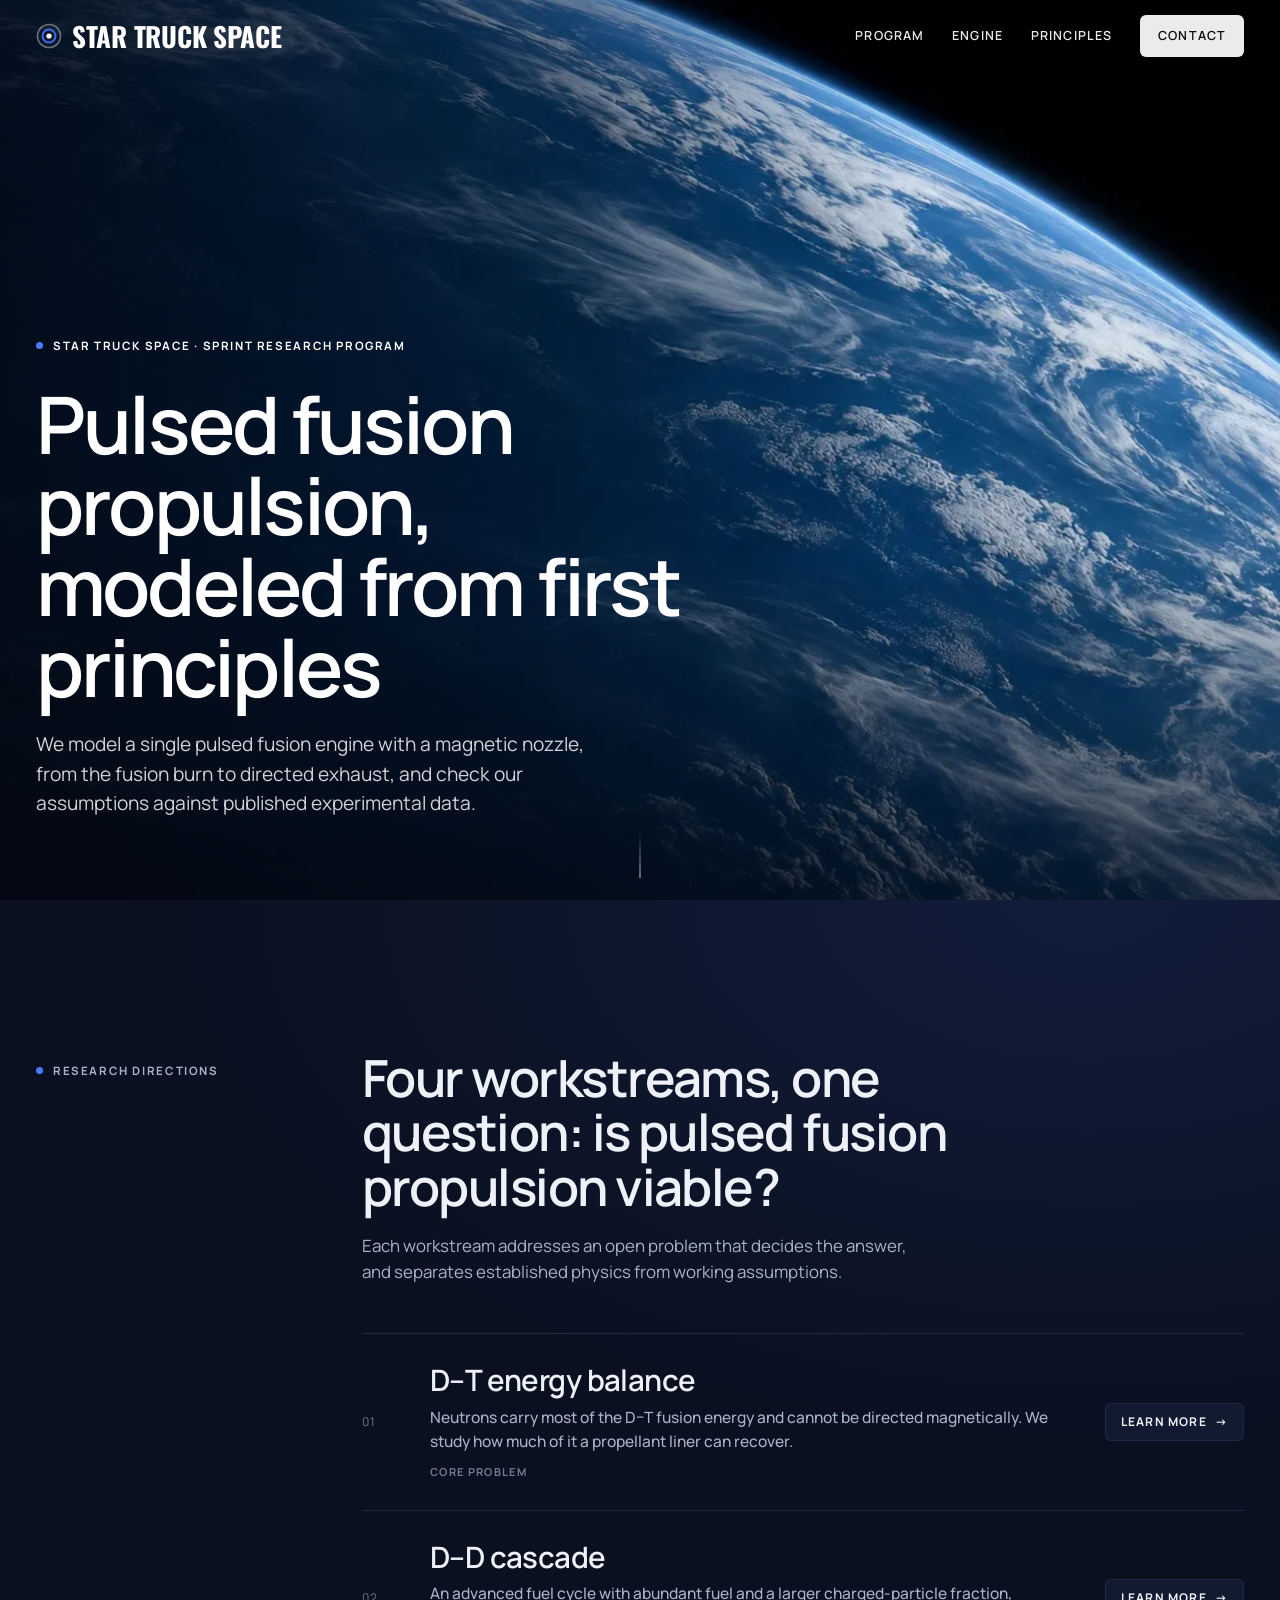
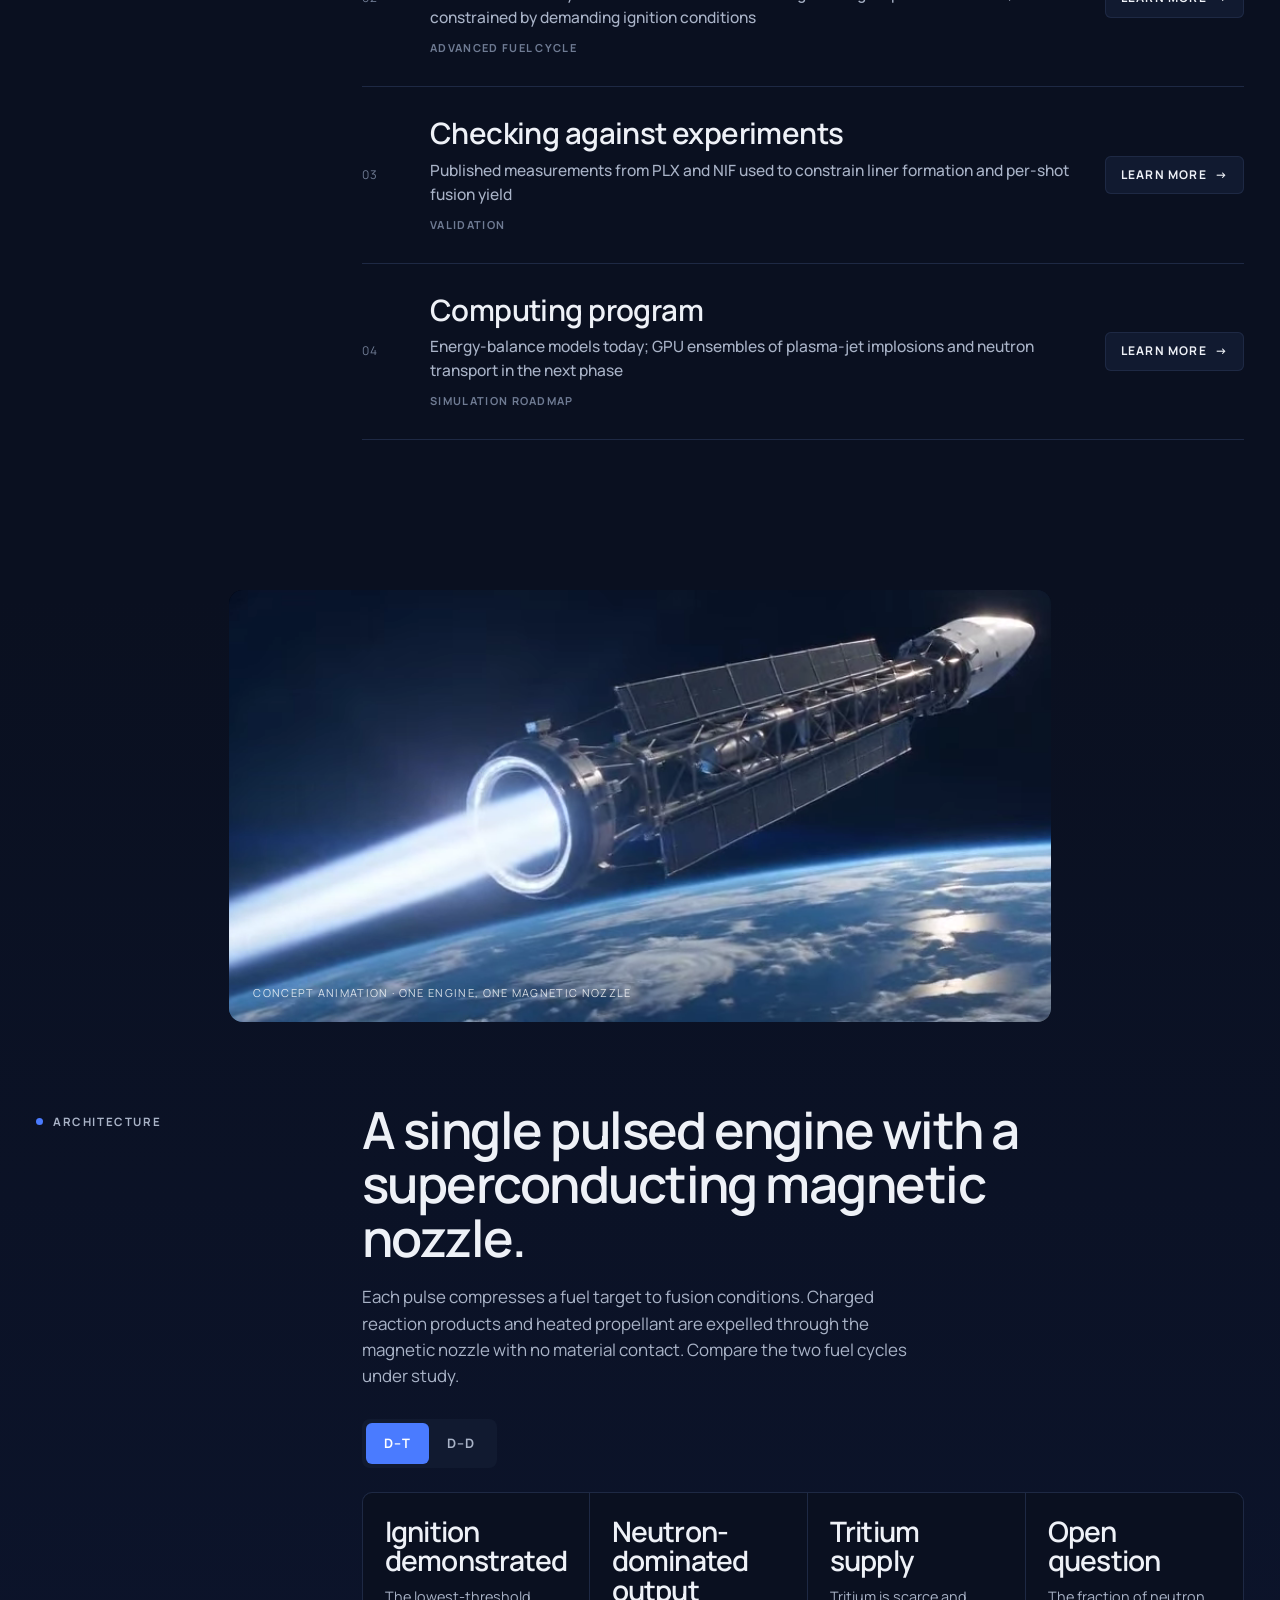
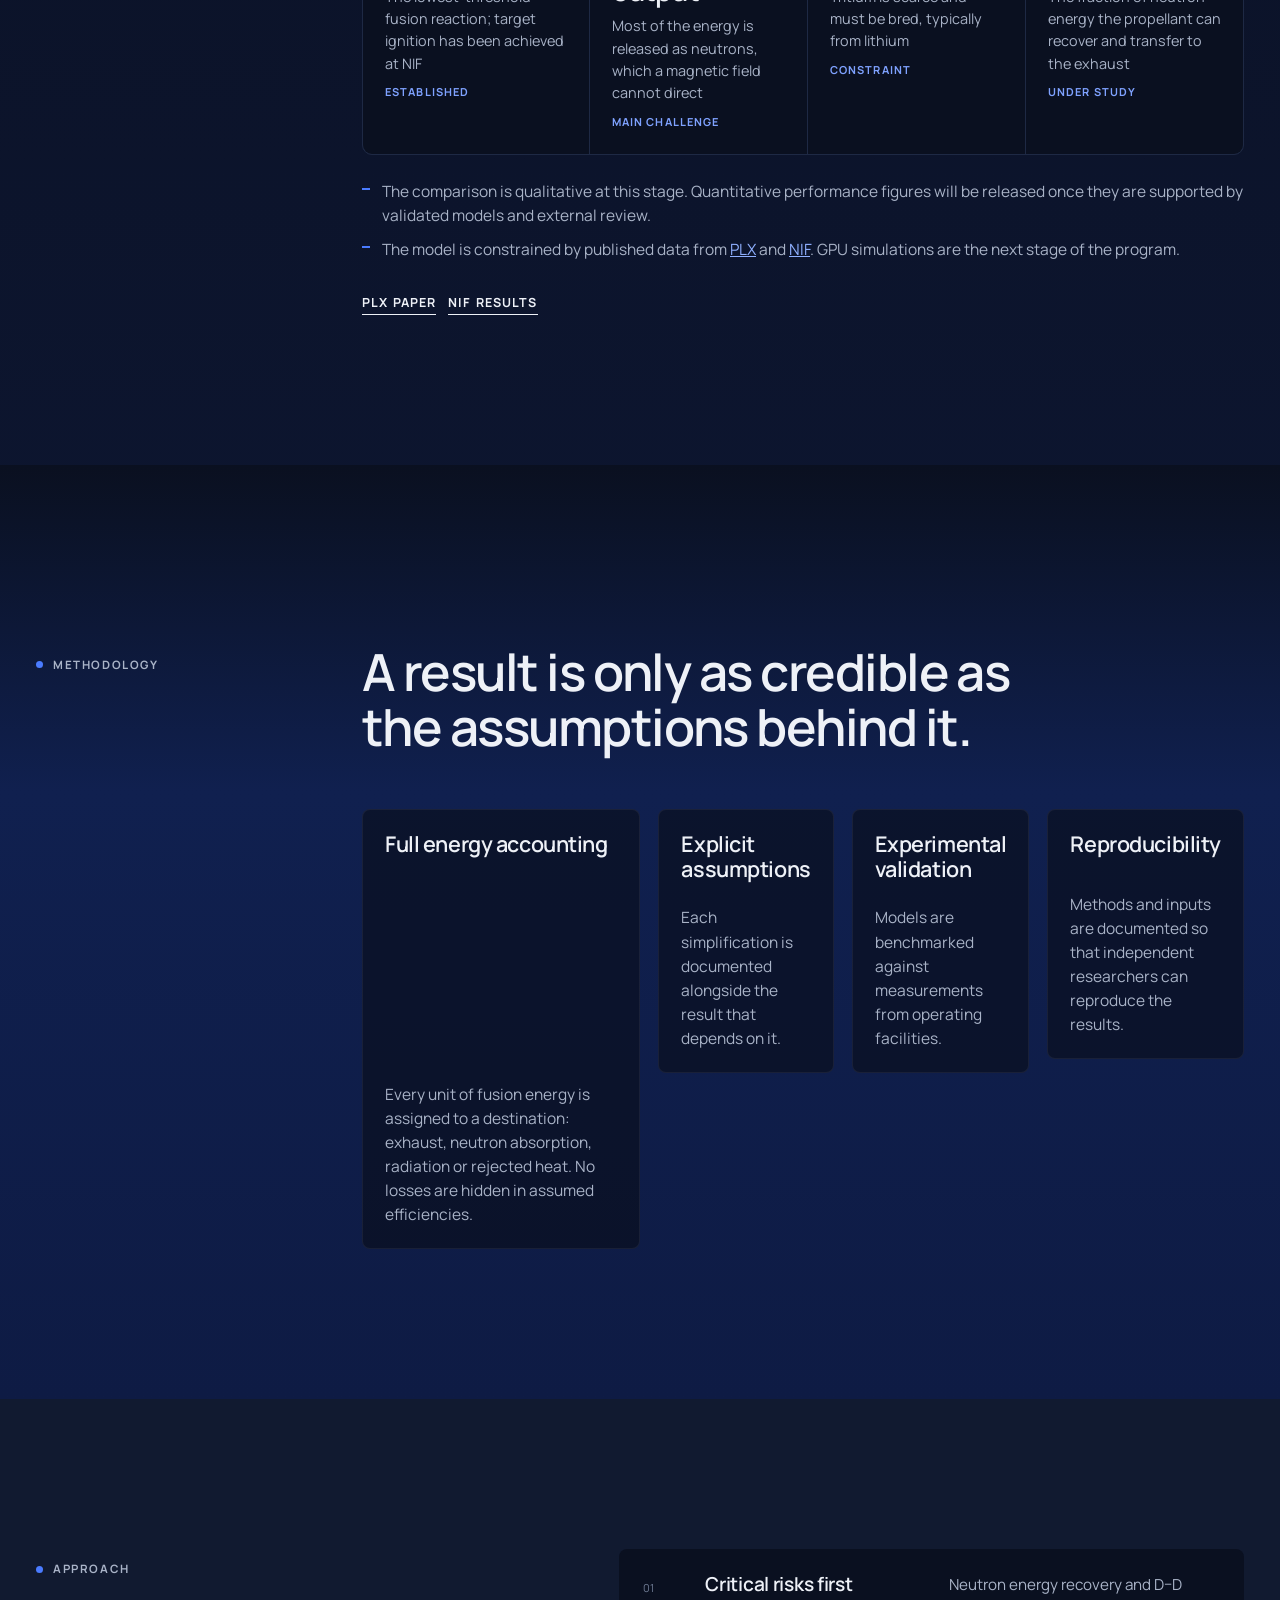
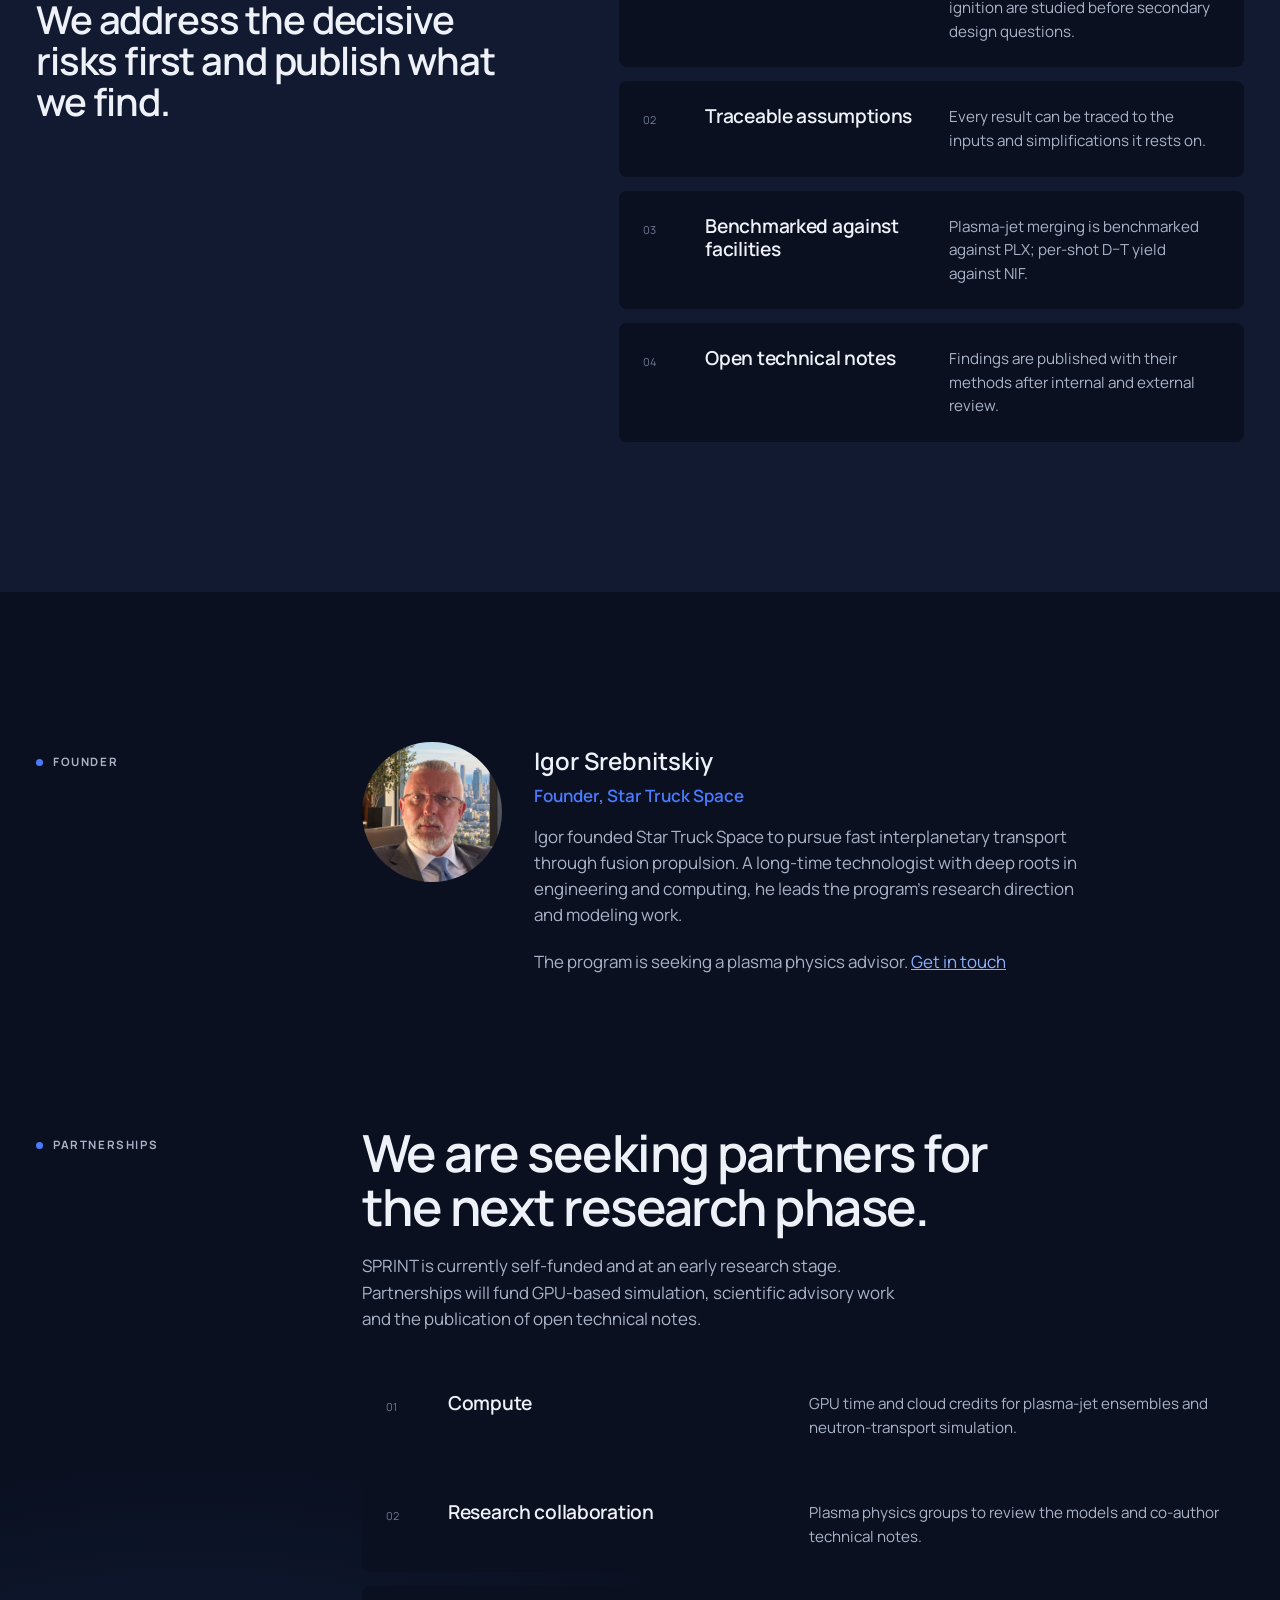
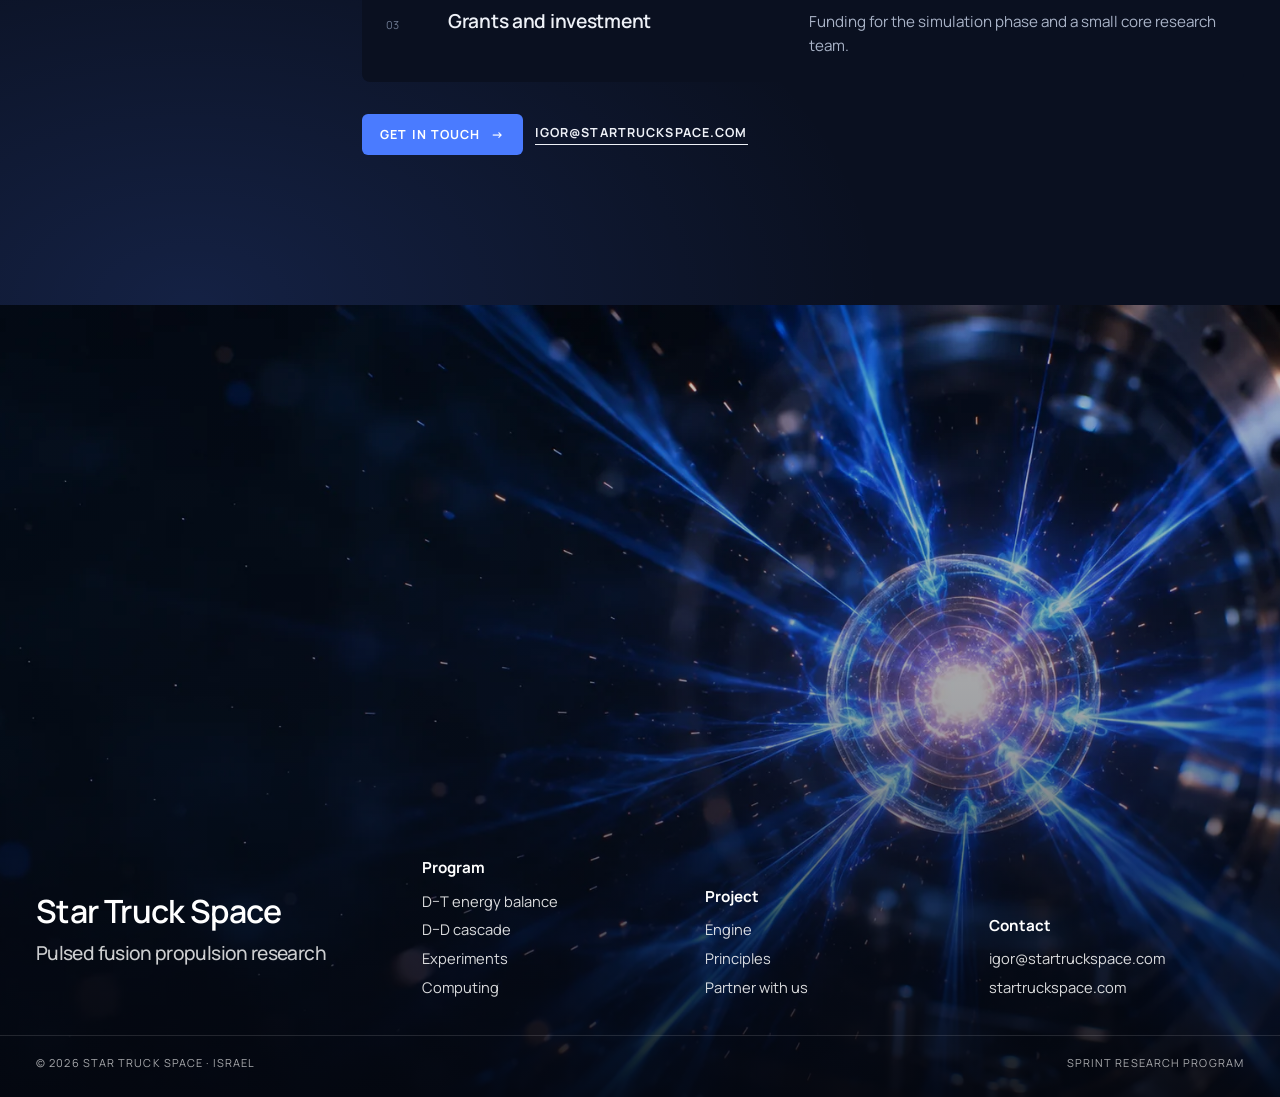
<file: index.html>
<!doctype html>
<html lang="en">
<head>
<meta charset="utf-8">
<meta name="viewport" content="width=device-width, initial-scale=1">
<title>SPRINT — research program of Star Truck Space</title>
<meta name="description" content="SPRINT researches what fusion propulsion needs: D–T energy balance, the D–D cascade, checks against PLX and NIF data, and a GPU computing program.">
<link rel="icon" href="data:image/svg+xml,%3Csvg xmlns='http://www.w3.org/2000/svg' viewBox='0 0 26 26'%3E%3Crect width='26' height='26' rx='6' fill='%2304070F'/%3E%3Ccircle cx='13' cy='13' r='6.5' fill='none' stroke='%233B6CF6' stroke-width='2'/%3E%3Ccircle cx='13' cy='13' r='2.6' fill='white'/%3E%3C/svg%3E">
<link rel="preconnect" href="https://fonts.googleapis.com"><link rel="preconnect" href="https://fonts.gstatic.com" crossorigin><link href="https://fonts.googleapis.com/css2?family=Manrope:wght@400;500;600;700&family=Oswald:wght@600;700&display=swap" rel="stylesheet">
<link rel="stylesheet" href="assets/css/site.css">
</head>
<body>
<a class="skip" href="#main">Skip to content</a>
<header class="site-header">
  <a class="logo" href="index.html" aria-label="Star Truck Space home"><svg viewBox="0 0 26 26" aria-hidden="true"><circle cx="13" cy="13" r="11.5" fill="none" stroke="currentColor" stroke-opacity=".4" stroke-width="1.6"/><circle cx="13" cy="13" r="6.5" fill="none" stroke="#3B6CF6" stroke-width="2"/><circle cx="13" cy="13" r="2.6" fill="currentColor"/></svg>Star Truck space</a>
  <nav class="nav" aria-label="Main navigation">
    <a class="nav__link" href="index.html#program">Program</a>
    <a class="nav__link" href="index.html#engine">Engine</a>
    <a class="nav__link" href="index.html#principles">Principles</a>
    <a class="btn btn--white" href="index.html#contact">Contact</a>
  </nav>
</header>
<section class="cover" data-parallax style="--pos:50% 50%;--pos-m:64% 50%">
  <div class="cover__frame">
    <div class="cover__media"><img src="assets/img/earth.webp" alt="" fetchpriority="high"></div>
    <div class="cover__shade"></div>
  </div>
  
  <div class="cover__body">
    <p class="eyebrow">Star Truck Space · SPRINT research program</p>
    <h1>Pulsed fusion propulsion, modeled from first principles</h1>
    <p class="sub">We model a single pulsed fusion engine with a magnetic nozzle, from the fusion burn to directed exhaust, and check our assumptions against published experimental data.</p>
  </div>
  <span class="scroll-cue" aria-hidden="true"></span>
</section>

<main id="main">
  <section class="section" id="program">
    <div class="grid">
      <p class="label">Research directions</p>
      <div>
        <h2 class="h2 reveal">Four workstreams, one question: is pulsed fusion propulsion viable?</h2>
        <p class="lead reveal">Each workstream addresses an open problem that decides the answer, and separates established physics from working assumptions.</p>
        <ul class="rows">
      <li class="row"><a href="dt.html" data-i="0"><span class="row__n">01</span><span><span class="row__t">D–T energy balance</span><span class="row__s">Neutrons carry most of the D–T fusion energy and cannot be directed magnetically. We study how much of it a propellant liner can recover.</span><span class="row__tag">Core problem</span></span><span class="row__more">Learn more <span aria-hidden="true">→</span></span></a></li>
      <li class="row"><a href="dd.html" data-i="1"><span class="row__n">02</span><span><span class="row__t">D–D cascade</span><span class="row__s">An advanced fuel cycle with abundant fuel and a larger charged-particle fraction, constrained by demanding ignition conditions</span><span class="row__tag">Advanced fuel cycle</span></span><span class="row__more">Learn more <span aria-hidden="true">→</span></span></a></li>
      <li class="row"><a href="experiments.html" data-i="2"><span class="row__n">03</span><span><span class="row__t">Checking against experiments</span><span class="row__s">Published measurements from PLX and NIF used to constrain liner formation and per-shot fusion yield</span><span class="row__tag">Validation</span></span><span class="row__more">Learn more <span aria-hidden="true">→</span></span></a></li>
      <li class="row"><a href="computing.html" data-i="3"><span class="row__n">04</span><span><span class="row__t">Computing program</span><span class="row__s">Energy-balance models today; GPU ensembles of plasma-jet implosions and neutron transport in the next phase</span><span class="row__tag">Simulation roadmap</span></span><span class="row__more">Learn more <span aria-hidden="true">→</span></span></a></li>
        </ul>
      </div>
    </div>
  </section>

  <div class="preview" aria-hidden="true"><img src="assets/img/dt.webp" alt=""><img src="assets/img/dd.webp" alt=""><img src="assets/img/experiments.webp" alt=""><img src="assets/img/computing.webp" alt=""></div>

  <section class="engine" id="engine">
    <figure class="engine__card" style="margin:0 auto" data-video-card>
      <img src="assets/img/craft.webp" alt="Concept illustration: a truss spacecraft with solar arrays and a single pulsed engine with a magnetic nozzle above Earth" loading="lazy">
      <video muted playsinline preload="none" aria-hidden="true" tabindex="-1">
        <source data-src="departure.webm" type="video/webm">
        <source data-src="departure.mp4" type="video/mp4">
      </video>
      <button class="replay" type="button" hidden>Replay <span aria-hidden="true">↻</span></button>
      <figcaption>Concept animation · one engine, one magnetic nozzle</figcaption>
    </figure>
    <div class="grid engine__body">
      <p class="label">Architecture</p>
      <div>
        <h2 class="h2 reveal">A single pulsed engine with a superconducting magnetic nozzle.</h2>
        <p class="lead reveal">Each pulse compresses a fuel target to fusion conditions. Charged reaction products and heated propellant are expelled through the magnetic nozzle with no material contact. Compare the two fuel cycles under study.</p>
        <div class="switch" data-switch role="group" aria-label="Fuel mode">
          <button type="button" data-set="dt" aria-pressed="true">D–T</button>
          <button type="button" data-set="dd" aria-pressed="false">D–D</button>
        </div>
        <div data-mode="dt">
          <div class="stats">
            <div class="stat"><b>Ignition demonstrated</b><span>The lowest-threshold fusion reaction; target ignition has been achieved at NIF</span><em>established</em></div>
            <div class="stat"><b>Neutron-dominated output</b><span>Most of the energy is released as neutrons, which a magnetic field cannot direct</span><em>main challenge</em></div>
            <div class="stat"><b>Tritium supply</b><span>Tritium is scarce and must be bred, typically from lithium</span><em>constraint</em></div>
            <div class="stat"><b>Open question</b><span>The fraction of neutron energy the propellant can recover and transfer to the exhaust</span><em>under study</em></div>
          </div>
        </div>
        <div data-mode="dd" hidden>
          <div class="stats">
            <div class="stat"><b>Abundant fuel</b><span>Deuterium is extracted from water; no external tritium supply is required</span><em>advantage</em></div>
            <div class="stat"><b>Higher charged fraction</b><span>With full burn-up, charged products carry a larger share of the energy than in D–T</span><em>assumes full burn-up</em></div>
            <div class="stat"><b>Demanding ignition</b><span>Requires substantially higher temperature and compression</span><em>main challenge</em></div>
            <div class="stat"><b>Open question</b><span>The conditions under which the cascade reaches sufficient burn-up</span><em>not yet shown</em></div>
          </div>
        </div>
        <ul class="notes">
          <li>The comparison is qualitative at this stage. Quantitative performance figures will be released once they are supported by validated models and external review.</li>
          <li>The model is constrained by published data from <a href="experiments.html#plx">PLX</a> and <a href="experiments.html#nif">NIF</a>. GPU simulations are the next stage of the program.</li>
        </ul>
        <div class="actions">
          <a class="link" href="https://arxiv.org/abs/2401.11066" target="_blank" rel="noopener">PLX paper</a>
          <a class="link" href="https://lasers.llnl.gov/science/icf/how-icf-works" target="_blank" rel="noopener">NIF results</a>
        </div>
      </div>
    </div>
  </section>

  <section class="values" id="principles">
    <div class="grid">
      <p class="label">Methodology</p>
      <div>
        <h2 class="h2 reveal">A result is only as credible as the assumptions behind it.</h2>
        <div class="cards">
          <article class="card reveal"><h3>Full energy accounting</h3><p>Every unit of fusion energy is assigned to a destination: exhaust, neutron absorption, radiation or rejected heat. No losses are hidden in assumed efficiencies.</p></article>
          <article class="card reveal"><h3>Explicit assumptions</h3><p>Each simplification is documented alongside the result that depends on it.</p></article>
          <article class="card reveal"><h3>Experimental validation</h3><p>Models are benchmarked against measurements from operating facilities.</p></article>
          <article class="card reveal"><h3>Reproducibility</h3><p>Methods and inputs are documented so that independent researchers can reproduce the results.</p></article>
        </div>
      </div>
    </div>
  </section>

  <section class="life">
    <div>
      <p class="label">Approach</p>
      <h2 class="h2 reveal">We address the decisive risks first and publish what we find.</h2>
    </div>
    <div class="life__rows">
      <div class="life__row reveal"><small>01</small><h3>Critical risks first</h3><p>Neutron energy recovery and D–D ignition are studied before secondary design questions.</p></div>
      <div class="life__row reveal"><small>02</small><h3>Traceable assumptions</h3><p>Every result can be traced to the inputs and simplifications it rests on.</p></div>
      <div class="life__row reveal"><small>03</small><h3>Benchmarked against facilities</h3><p>Plasma-jet merging is benchmarked against PLX; per-shot D–T yield against NIF.</p></div>
      <div class="life__row reveal"><small>04</small><h3>Open technical notes</h3><p>Findings are published with their methods after internal and external review.</p></div>
    </div>
  </section>

  <section class="section" style="padding-bottom:0">
    <div class="grid">
      <p class="label">Founder</p>
      <div class="founder reveal">
        <img src="assets/img/founder.jpg" alt="Igor Srebnitskiy" width="140" height="140" style="border-radius:50%;object-fit:cover;width:140px;height:140px">
        <div>
          <h3 style="margin:0;font-size:1.5rem;font-weight:600">Igor Srebnitskiy</h3>
          <p style="margin:4px 0 0;color:var(--blue);font-weight:600">Founder, Star Truck Space</p>
          <p class="lead" style="margin-top:14px">Igor founded Star Truck Space to pursue fast interplanetary transport through fusion propulsion. A long-time technologist with deep roots in engineering and computing, he leads the program’s research direction and modeling work.</p>
          <p class="lead">The program is seeking a plasma physics advisor. <a href="mailto:igor@startruckspace.com?subject=Plasma%20physics%20advisor">Get in touch</a></p>
        </div>
      </div>
    </div>
  </section>

  <section class="section" id="contact">
    <div class="grid">
      <p class="label">Partnerships</p>
      <div>
        <h2 class="h2 reveal">We are seeking partners for the next research phase.</h2>
        <p class="lead reveal">SPRINT is currently self-funded and at an early research stage. Partnerships will fund GPU-based simulation, scientific advisory work and the publication of open technical notes.</p>
        <div class="life__rows" style="margin-top:36px">
          <div class="life__row reveal"><small>01</small><h3>Compute</h3><p>GPU time and cloud credits for plasma-jet ensembles and neutron-transport simulation.</p></div>
          <div class="life__row reveal"><small>02</small><h3>Research collaboration</h3><p>Plasma physics groups to review the models and co-author technical notes.</p></div>
          <div class="life__row reveal"><small>03</small><h3>Grants and investment</h3><p>Funding for the simulation phase and a small core research team.</p></div>
        </div>
        <div class="actions">
          <a class="btn btn--dark" href="mailto:igor@startruckspace.com?subject=SPRINT%20partnership">Get in touch <span class="arr" aria-hidden="true">→</span></a>
          <a class="link" href="mailto:igor@startruckspace.com">igor@startruckspace.com</a>
        </div>
      </div>
    </div>
  </section>

</main>
<footer class="footer">
  <div class="footer__media" aria-hidden="true"><img src="assets/img/dd.webp" alt="" loading="lazy"></div>
  <div class="footer__inner">
    <p class="footer__claim">Star Truck Space<br><span style="font-size:.6em;font-weight:500;opacity:.8">Pulsed fusion propulsion research</span></p>
    <div><h4>Program</h4><ul><li><a href="dt.html">D–T energy balance</a></li><li><a href="dd.html">D–D cascade</a></li><li><a href="experiments.html">Experiments</a></li><li><a href="computing.html">Computing</a></li></ul></div>
    <div><h4>Project</h4><ul><li><a href="index.html#engine">Engine</a></li><li><a href="index.html#principles">Principles</a></li><li><a href="index.html#contact">Partner with us</a></li></ul></div>
    <div><h4>Contact</h4><ul><li><a href="mailto:igor@startruckspace.com">igor@startruckspace.com</a></li><li><a href="https://startruckspace.com">startruckspace.com</a></li></ul></div>
  </div>
  <div class="footer__base"><span>© 2026 Star Truck Space · Israel</span><span>SPRINT research program</span></div>
</footer>
<script src="assets/js/site.js"></script>
</body>
</html>
</file>
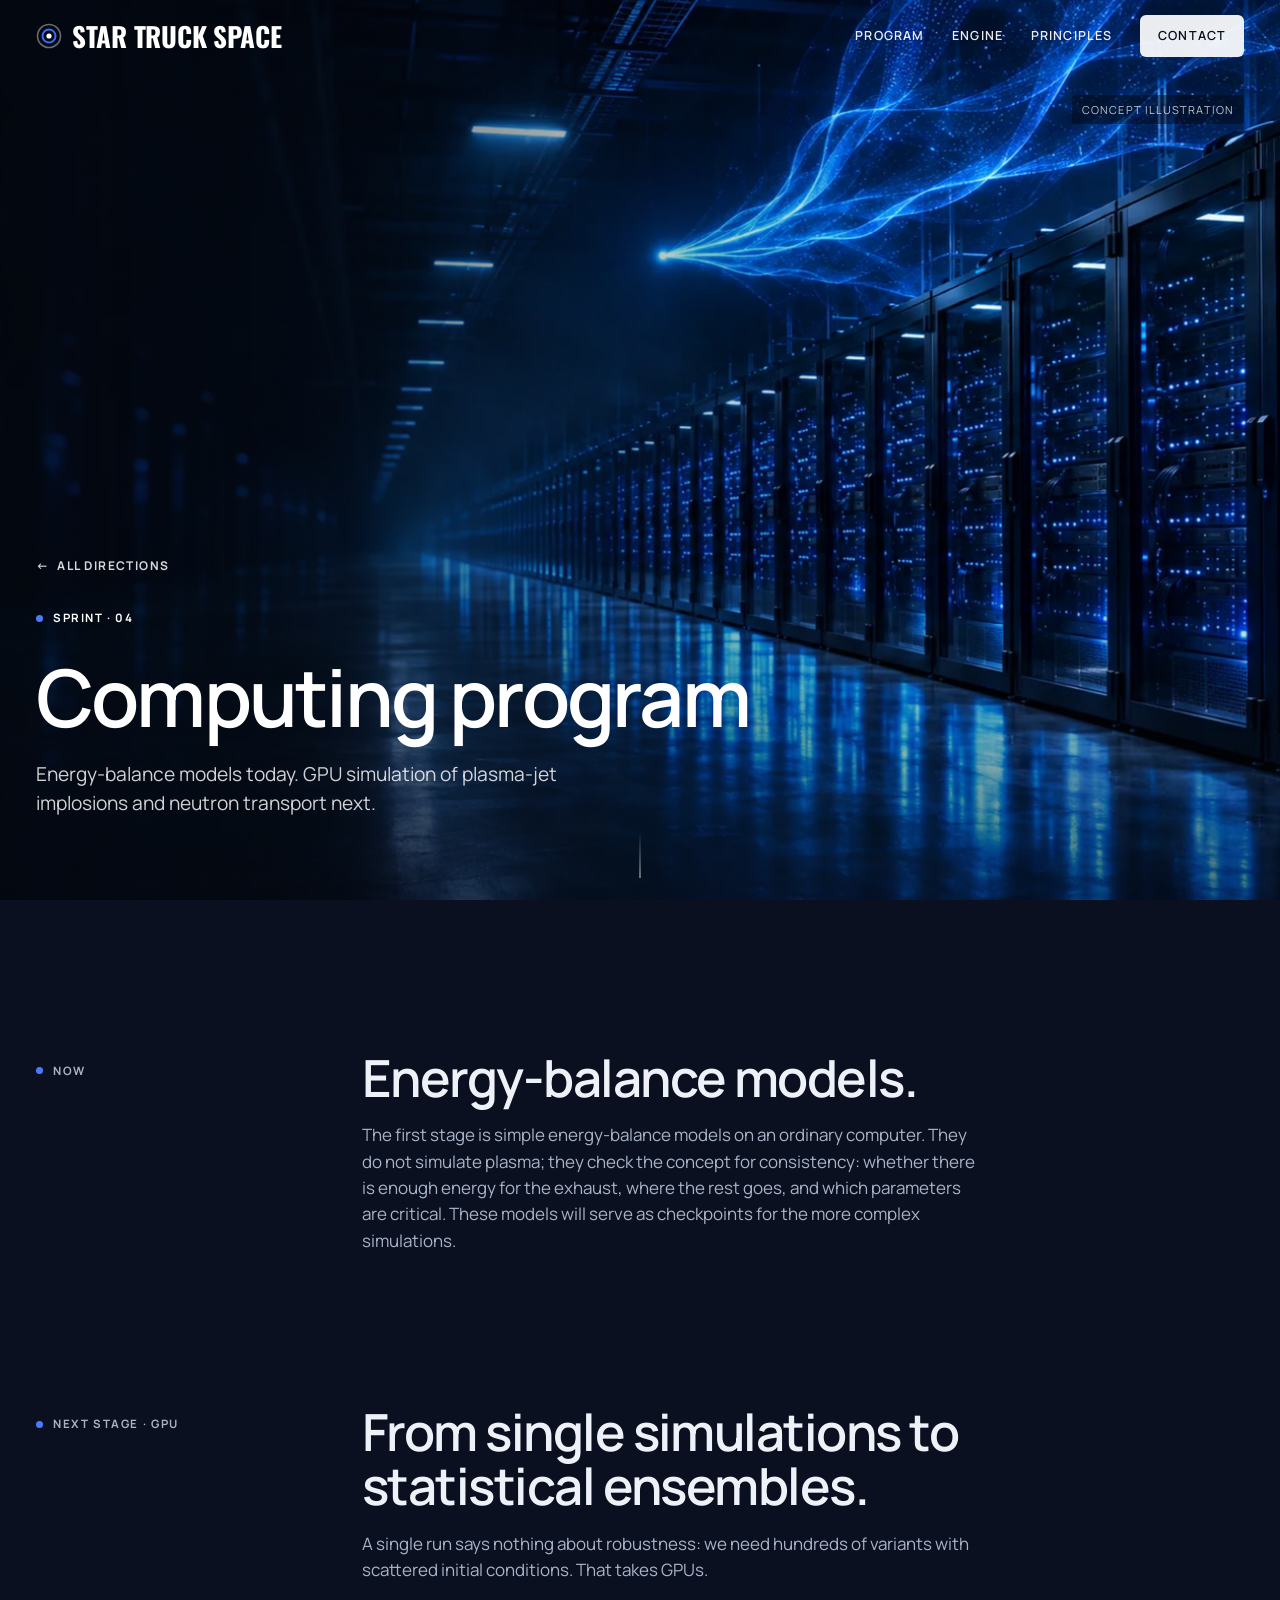
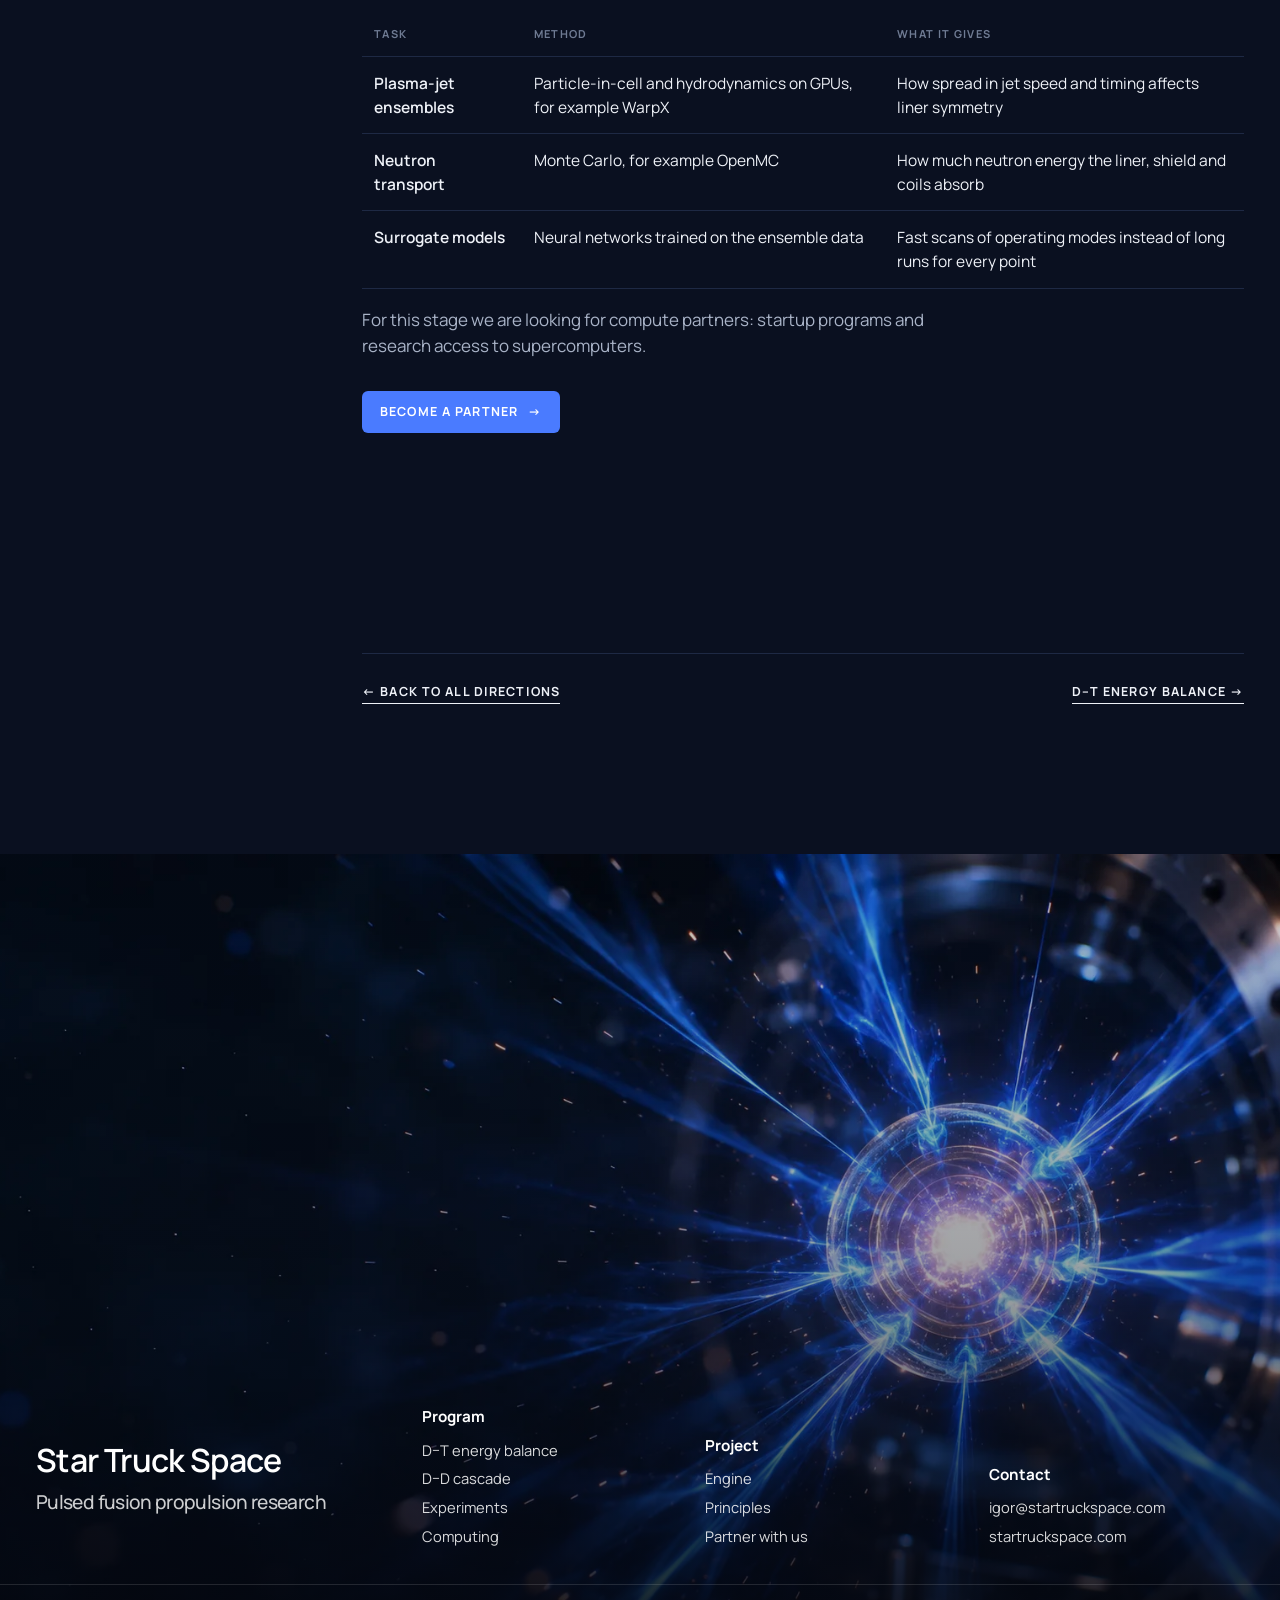
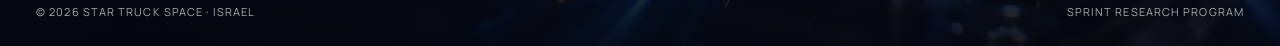
<file: computing.html>
<!doctype html>
<html lang="en">
<head>
<meta charset="utf-8">
<meta name="viewport" content="width=device-width, initial-scale=1">
<title>Computing program — SPRINT</title>
<meta name="description" content="Energy-balance models now, and GPU simulations of plasma-jet ensembles and neutron transport next.">
<link rel="icon" href="data:image/svg+xml,%3Csvg xmlns='http://www.w3.org/2000/svg' viewBox='0 0 26 26'%3E%3Crect width='26' height='26' rx='6' fill='%2304070F'/%3E%3Ccircle cx='13' cy='13' r='6.5' fill='none' stroke='%233B6CF6' stroke-width='2'/%3E%3Ccircle cx='13' cy='13' r='2.6' fill='white'/%3E%3C/svg%3E">
<link rel="preconnect" href="https://fonts.googleapis.com"><link rel="preconnect" href="https://fonts.gstatic.com" crossorigin><link href="https://fonts.googleapis.com/css2?family=Manrope:wght@400;500;600;700&family=Oswald:wght@600;700&display=swap" rel="stylesheet">
<link rel="stylesheet" href="assets/css/site.css">
</head>
<body>
<a class="skip" href="#main">Skip to content</a>
<header class="site-header">
  <a class="logo" href="index.html" aria-label="Star Truck Space home"><svg viewBox="0 0 26 26" aria-hidden="true"><circle cx="13" cy="13" r="11.5" fill="none" stroke="currentColor" stroke-opacity=".4" stroke-width="1.6"/><circle cx="13" cy="13" r="6.5" fill="none" stroke="#3B6CF6" stroke-width="2"/><circle cx="13" cy="13" r="2.6" fill="currentColor"/></svg>Star Truck space</a>
  <nav class="nav" aria-label="Main navigation">
    <a class="nav__link" href="index.html#program">Program</a>
    <a class="nav__link" href="index.html#engine">Engine</a>
    <a class="nav__link" href="index.html#principles">Principles</a>
    <a class="btn btn--white" href="index.html#contact">Contact</a>
  </nav>
</header>
<section class="cover" data-parallax style="--pos:50% 50%;--pos-m:72% 50%">
  <div class="cover__frame">
    <div class="cover__media"><img src="assets/img/computing.webp" alt="" fetchpriority="high"></div>
    <div class="cover__shade"></div>
  </div>
  <p class="cover__note">Concept illustration</p>
  <div class="cover__body">
    <a class="back" href="index.html#program"><span aria-hidden="true">←</span> All directions</a>
    <p class="eyebrow">SPRINT · 04</p>
    <h1>Computing program</h1>
    <p class="sub">Energy-balance models today. GPU simulation of plasma-jet implosions and neutron transport next.</p>
  </div>
  <span class="scroll-cue" aria-hidden="true"></span>
</section>

<main id="main">
  <section class="section">
    <div class="grid">
      <p class="label">Now</p>
      <div class="prose">
        <h2 class="h2 reveal">Energy-balance models.</h2>
        <p>The first stage is simple energy-balance models on an ordinary computer. They do not simulate plasma; they check the concept for consistency: whether there is enough energy for the exhaust, where the rest goes, and which parameters are critical. These models will serve as checkpoints for the more complex simulations.</p>
      </div>
    </div>
  </section>
  <section class="section" style="padding-top:0">
    <div class="grid">
      <p class="label">Next stage · GPU</p>
      <div class="prose">
        <h2 class="h2 reveal">From single simulations to statistical ensembles.</h2>
        <p>A single run says nothing about robustness: we need hundreds of variants with scattered initial conditions. That takes GPUs.</p>
        <div class="table-wrap"><table class="table">
          <tr><th>Task</th><th>Method</th><th>What it gives</th></tr>
          <tr><td>Plasma-jet ensembles</td><td>Particle-in-cell and hydrodynamics on GPUs, for example WarpX</td><td>How spread in jet speed and timing affects liner symmetry</td></tr>
          <tr><td>Neutron transport</td><td>Monte Carlo, for example OpenMC</td><td>How much neutron energy the liner, shield and coils absorb</td></tr>
          <tr><td>Surrogate models</td><td>Neural networks trained on the ensemble data</td><td>Fast scans of operating modes instead of long runs for every point</td></tr>
        </table></div>
        <p>For this stage we are looking for compute partners: startup programs and research access to supercomputers.</p>
        <div class="actions"><a class="btn btn--dark" href="index.html#contact">Become a partner <span class="arr" aria-hidden="true">→</span></a></div>
      </div>
    </div>
  </section>

  <section class="section" style="padding-top:0"><div class="grid"><span></span><div><div class="next"><a class="link" href="index.html#program">← Back to all directions</a><a class="link" href="dt.html">D–T energy balance →</a></div></div></div></section>
</main>
<footer class="footer">
  <div class="footer__media" aria-hidden="true"><img src="assets/img/dd.webp" alt="" loading="lazy"></div>
  <div class="footer__inner">
    <p class="footer__claim">Star Truck Space<br><span style="font-size:.6em;font-weight:500;opacity:.8">Pulsed fusion propulsion research</span></p>
    <div><h4>Program</h4><ul><li><a href="dt.html">D–T energy balance</a></li><li><a href="dd.html">D–D cascade</a></li><li><a href="experiments.html">Experiments</a></li><li><a href="computing.html">Computing</a></li></ul></div>
    <div><h4>Project</h4><ul><li><a href="index.html#engine">Engine</a></li><li><a href="index.html#principles">Principles</a></li><li><a href="index.html#contact">Partner with us</a></li></ul></div>
    <div><h4>Contact</h4><ul><li><a href="mailto:igor@startruckspace.com">igor@startruckspace.com</a></li><li><a href="https://startruckspace.com">startruckspace.com</a></li></ul></div>
  </div>
  <div class="footer__base"><span>© 2026 Star Truck Space · Israel</span><span>SPRINT research program</span></div>
</footer>
<script src="assets/js/site.js"></script>
</body>
</html>
</file>
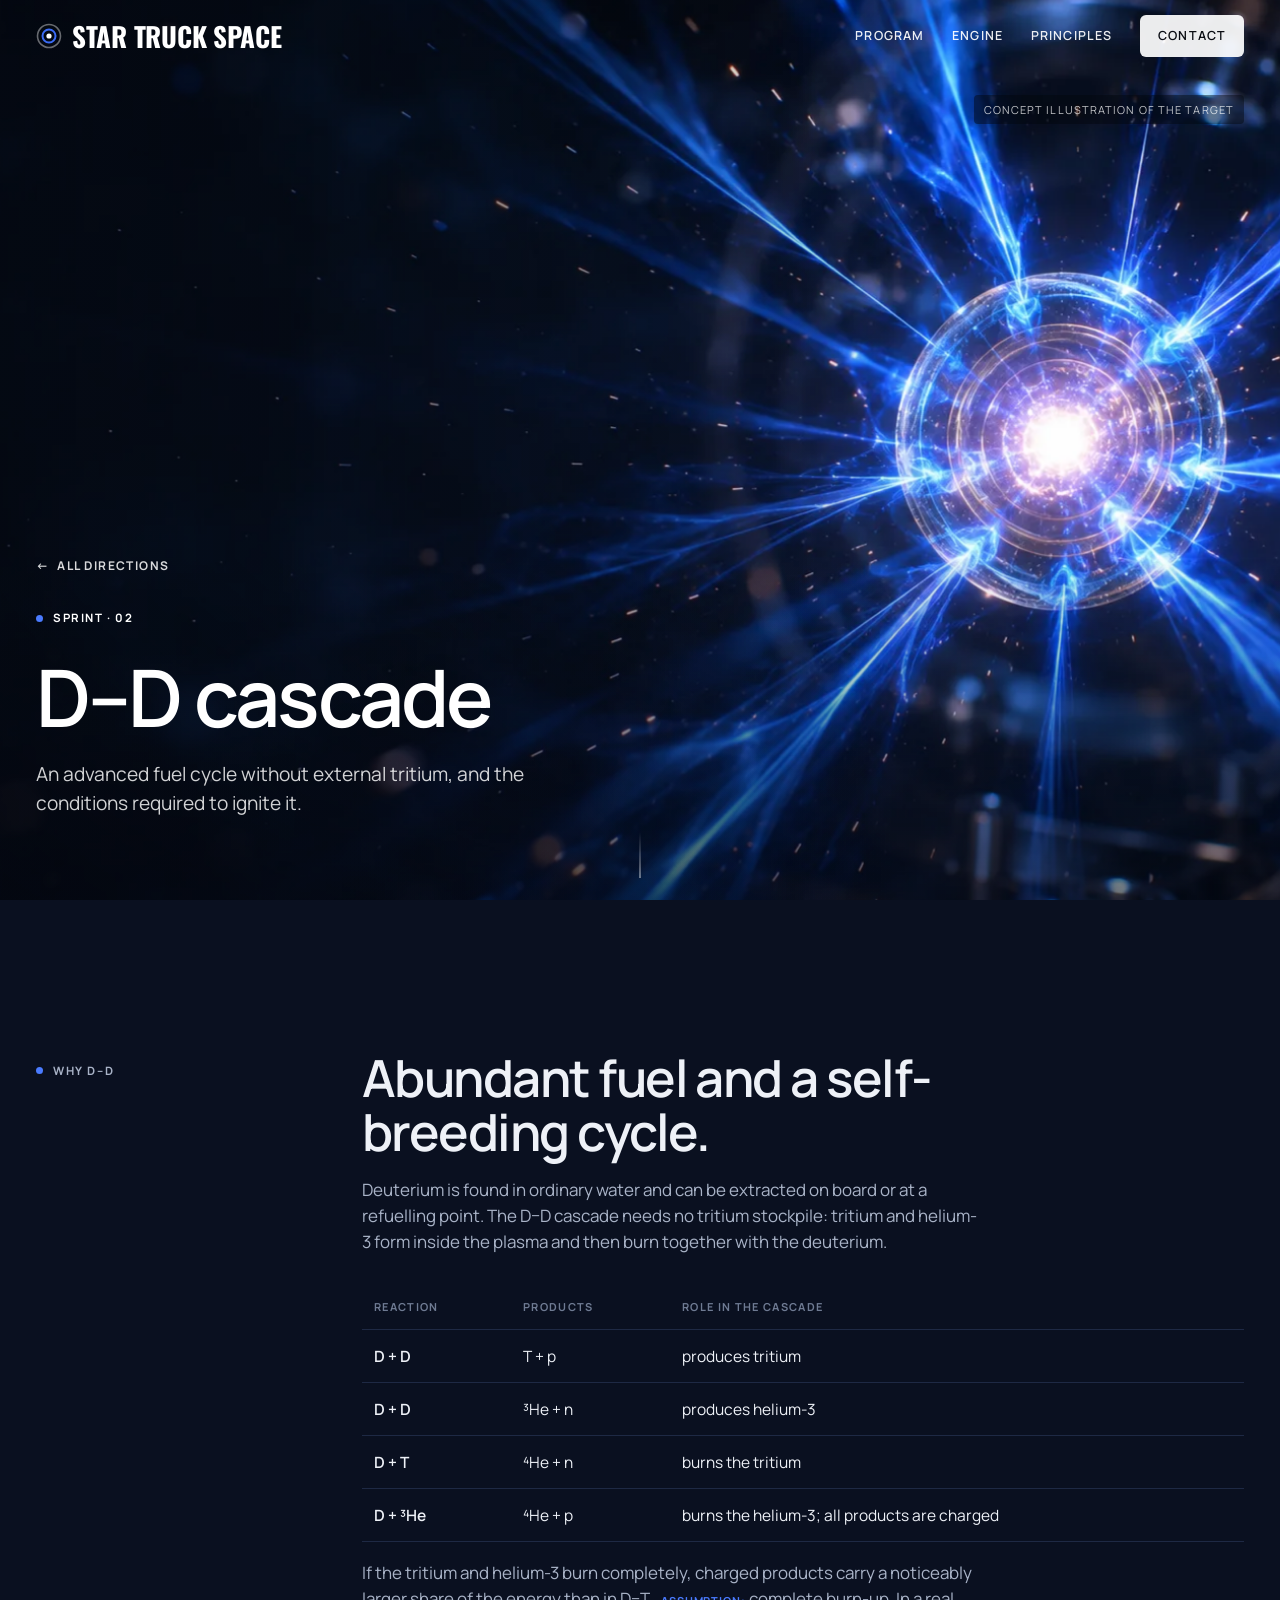
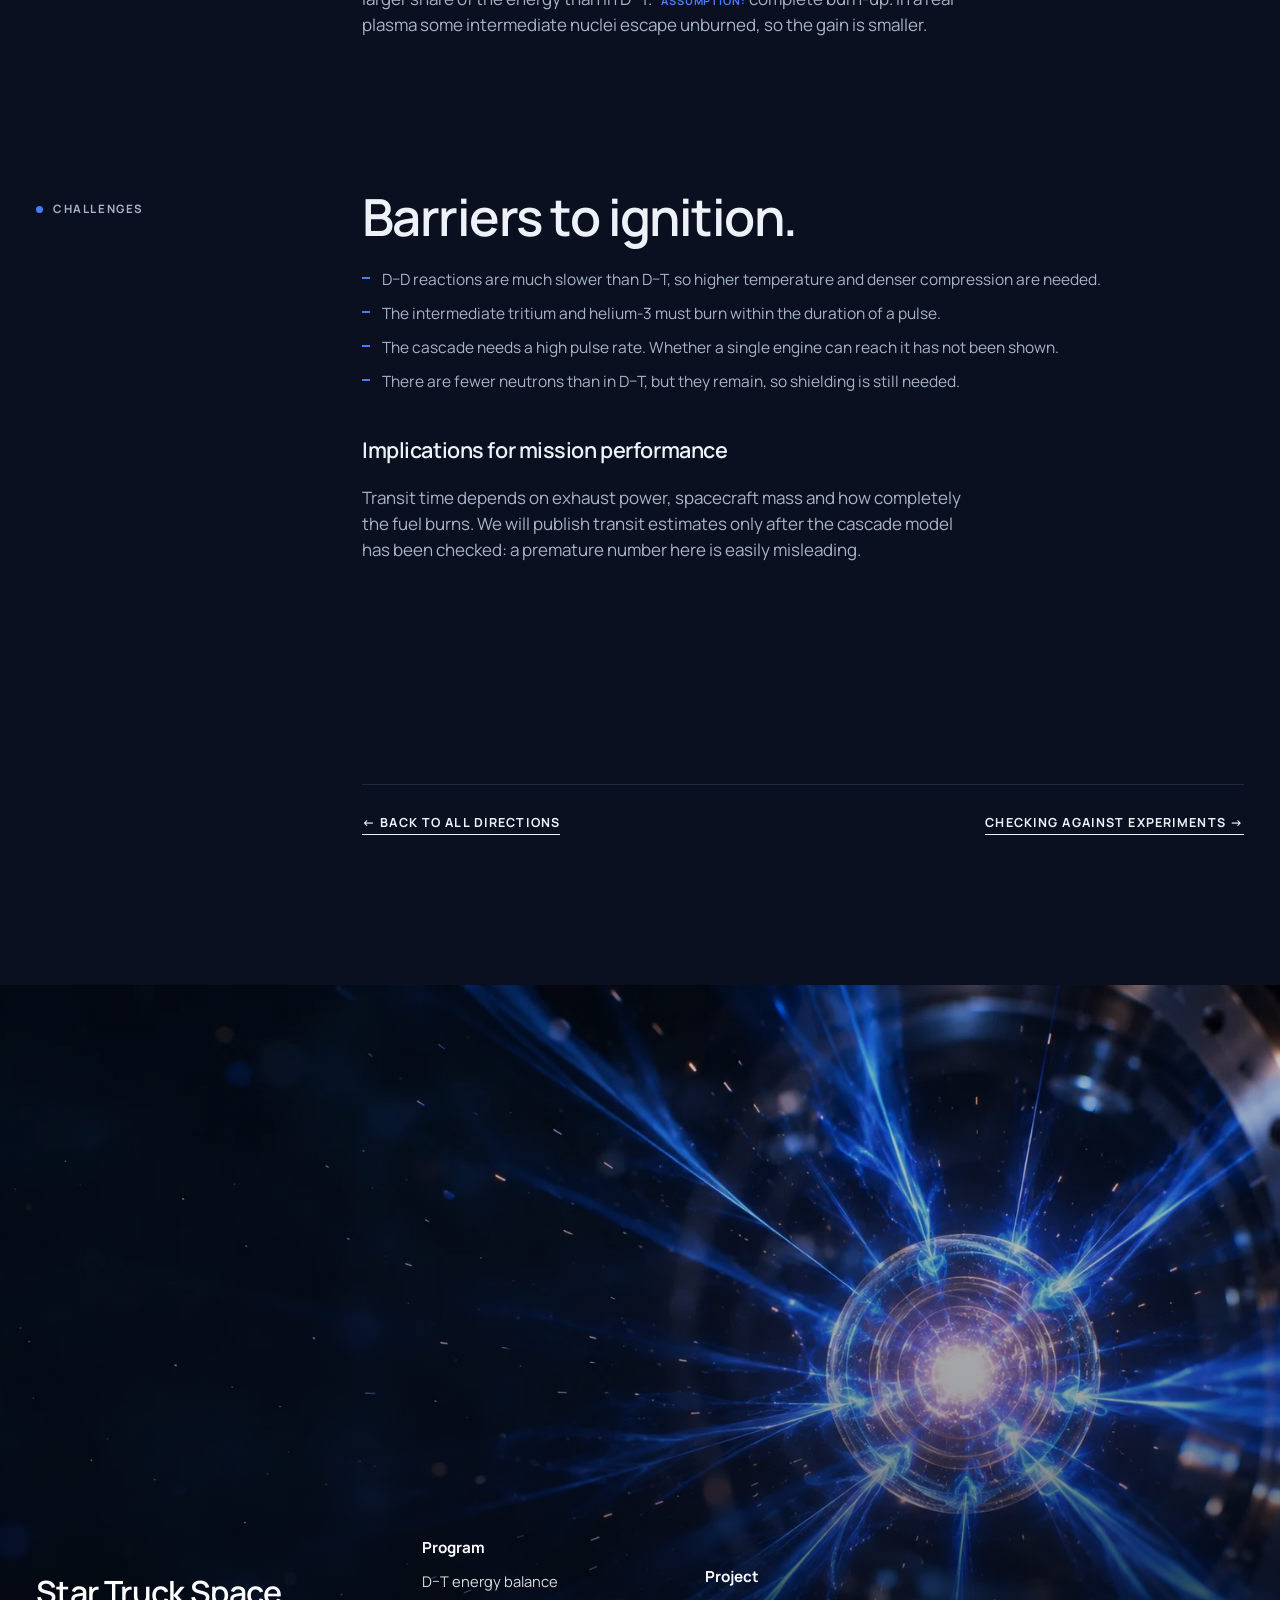
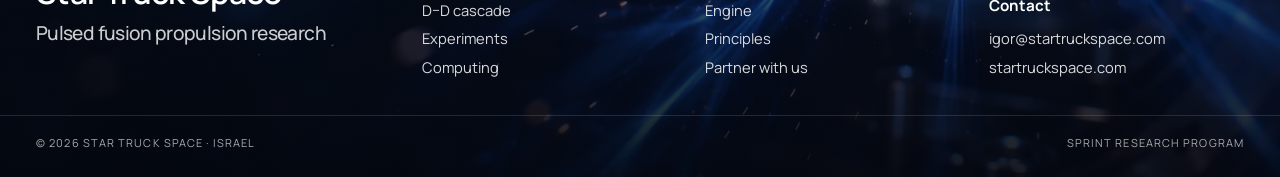
<file: dd.html>
<!doctype html>
<html lang="en">
<head>
<meta charset="utf-8">
<meta name="viewport" content="width=device-width, initial-scale=1">
<title>D–D cascade — SPRINT</title>
<meta name="description" content="The D–D cascade: no tritium stockpile, a larger share of energy in charged products, and the challenge of ignition.">
<link rel="icon" href="data:image/svg+xml,%3Csvg xmlns='http://www.w3.org/2000/svg' viewBox='0 0 26 26'%3E%3Crect width='26' height='26' rx='6' fill='%2304070F'/%3E%3Ccircle cx='13' cy='13' r='6.5' fill='none' stroke='%233B6CF6' stroke-width='2'/%3E%3Ccircle cx='13' cy='13' r='2.6' fill='white'/%3E%3C/svg%3E">
<link rel="preconnect" href="https://fonts.googleapis.com"><link rel="preconnect" href="https://fonts.gstatic.com" crossorigin><link href="https://fonts.googleapis.com/css2?family=Manrope:wght@400;500;600;700&family=Oswald:wght@600;700&display=swap" rel="stylesheet">
<link rel="stylesheet" href="assets/css/site.css">
</head>
<body>
<a class="skip" href="#main">Skip to content</a>
<header class="site-header">
  <a class="logo" href="index.html" aria-label="Star Truck Space home"><svg viewBox="0 0 26 26" aria-hidden="true"><circle cx="13" cy="13" r="11.5" fill="none" stroke="currentColor" stroke-opacity=".4" stroke-width="1.6"/><circle cx="13" cy="13" r="6.5" fill="none" stroke="#3B6CF6" stroke-width="2"/><circle cx="13" cy="13" r="2.6" fill="currentColor"/></svg>Star Truck space</a>
  <nav class="nav" aria-label="Main navigation">
    <a class="nav__link" href="index.html#program">Program</a>
    <a class="nav__link" href="index.html#engine">Engine</a>
    <a class="nav__link" href="index.html#principles">Principles</a>
    <a class="btn btn--white" href="index.html#contact">Contact</a>
  </nav>
</header>
<section class="cover" data-parallax style="--pos:50% 50%;--pos-m:80% 50%">
  <div class="cover__frame">
    <div class="cover__media"><img src="assets/img/dd.webp" alt="" fetchpriority="high"></div>
    <div class="cover__shade"></div>
  </div>
  <p class="cover__note">Concept illustration of the target</p>
  <div class="cover__body">
    <a class="back" href="index.html#program"><span aria-hidden="true">←</span> All directions</a>
    <p class="eyebrow">SPRINT · 02</p>
    <h1>D–D cascade</h1>
    <p class="sub">An advanced fuel cycle without external tritium, and the conditions required to ignite it.</p>
  </div>
  <span class="scroll-cue" aria-hidden="true"></span>
</section>

<main id="main">
  <section class="section">
    <div class="grid">
      <p class="label">Why D–D</p>
      <div class="prose">
        <h2 class="h2 reveal">Abundant fuel and a self-breeding cycle.</h2>
        <p>Deuterium is found in ordinary water and can be extracted on board or at a refuelling point. The D–D cascade needs no tritium stockpile: tritium and helium-3 form inside the plasma and then burn together with the deuterium.</p>
        <div class="table-wrap"><table class="table">
          <tr><th>Reaction</th><th>Products</th><th>Role in the cascade</th></tr>
          <tr><td>D + D</td><td>T + p</td><td>produces tritium</td></tr>
          <tr><td>D + D</td><td>³He + n</td><td>produces helium-3</td></tr>
          <tr><td>D + T</td><td>⁴He + n</td><td>burns the tritium</td></tr>
          <tr><td>D + ³He</td><td>⁴He + p</td><td>burns the helium-3; all products are charged</td></tr>
        </table></div>
        <p>If the tritium and helium-3 burn completely, charged products carry a noticeably larger share of the energy than in D–T. <span class="assume">Assumption:</span> complete burn-up. In a real plasma some intermediate nuclei escape unburned, so the gain is smaller.</p>
      </div>
    </div>
  </section>
  <section class="section" style="padding-top:0">
    <div class="grid">
      <p class="label">Challenges</p>
      <div class="prose">
        <h2 class="h2 reveal">Barriers to ignition.</h2>
        <ul class="notes">
          <li>D–D reactions are much slower than D–T, so higher temperature and denser compression are needed.</li>
          <li>The intermediate tritium and helium-3 must burn within the duration of a pulse.</li>
          <li>The cascade needs a high pulse rate. Whether a single engine can reach it has not been shown.</li>
          <li>There are fewer neutrons than in D–T, but they remain, so shielding is still needed.</li>
        </ul>
        <h3>Implications for mission performance</h3>
        <p>Transit time depends on exhaust power, spacecraft mass and how completely the fuel burns. We will publish transit estimates only after the cascade model has been checked: a premature number here is easily misleading.</p>
      </div>
    </div>
  </section>

  <section class="section" style="padding-top:0"><div class="grid"><span></span><div><div class="next"><a class="link" href="index.html#program">← Back to all directions</a><a class="link" href="experiments.html">Checking against experiments →</a></div></div></div></section>
</main>
<footer class="footer">
  <div class="footer__media" aria-hidden="true"><img src="assets/img/dd.webp" alt="" loading="lazy"></div>
  <div class="footer__inner">
    <p class="footer__claim">Star Truck Space<br><span style="font-size:.6em;font-weight:500;opacity:.8">Pulsed fusion propulsion research</span></p>
    <div><h4>Program</h4><ul><li><a href="dt.html">D–T energy balance</a></li><li><a href="dd.html">D–D cascade</a></li><li><a href="experiments.html">Experiments</a></li><li><a href="computing.html">Computing</a></li></ul></div>
    <div><h4>Project</h4><ul><li><a href="index.html#engine">Engine</a></li><li><a href="index.html#principles">Principles</a></li><li><a href="index.html#contact">Partner with us</a></li></ul></div>
    <div><h4>Contact</h4><ul><li><a href="mailto:igor@startruckspace.com">igor@startruckspace.com</a></li><li><a href="https://startruckspace.com">startruckspace.com</a></li></ul></div>
  </div>
  <div class="footer__base"><span>© 2026 Star Truck Space · Israel</span><span>SPRINT research program</span></div>
</footer>
<script src="assets/js/site.js"></script>
</body>
</html>
</file>
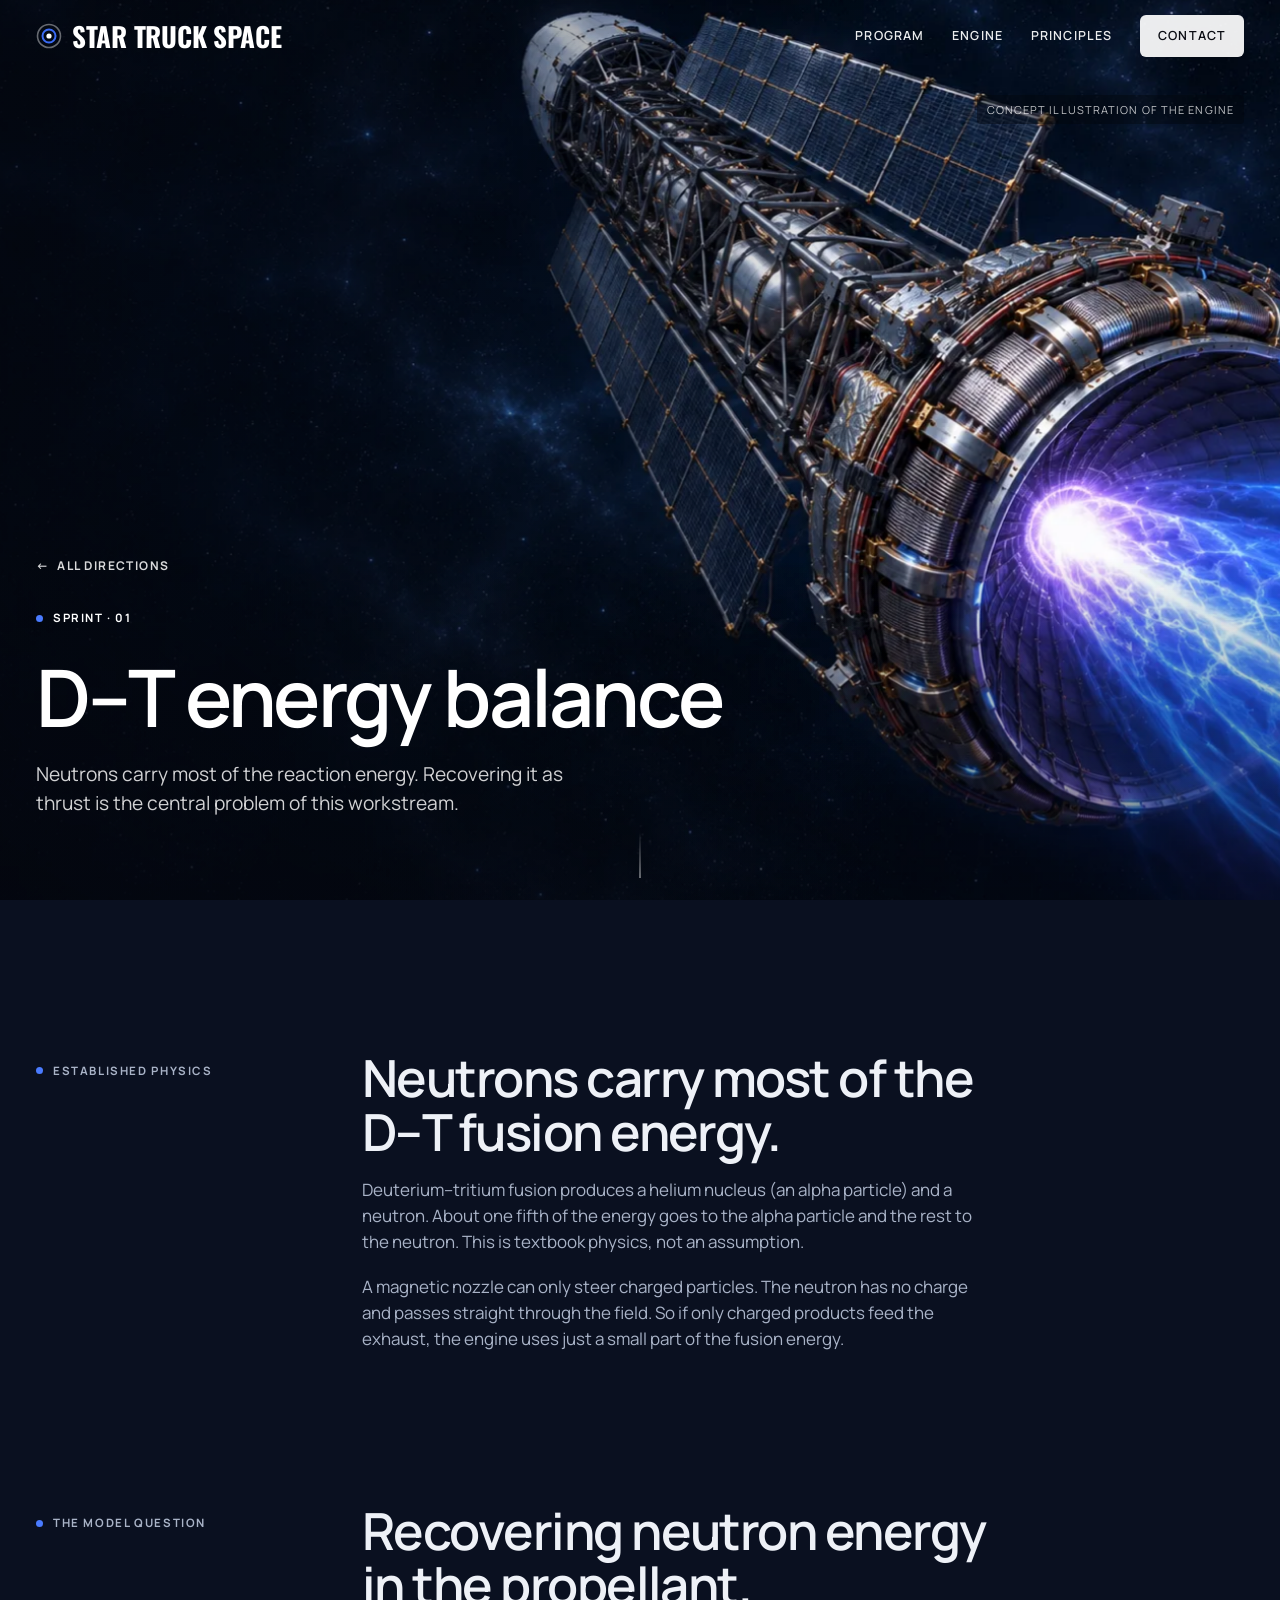
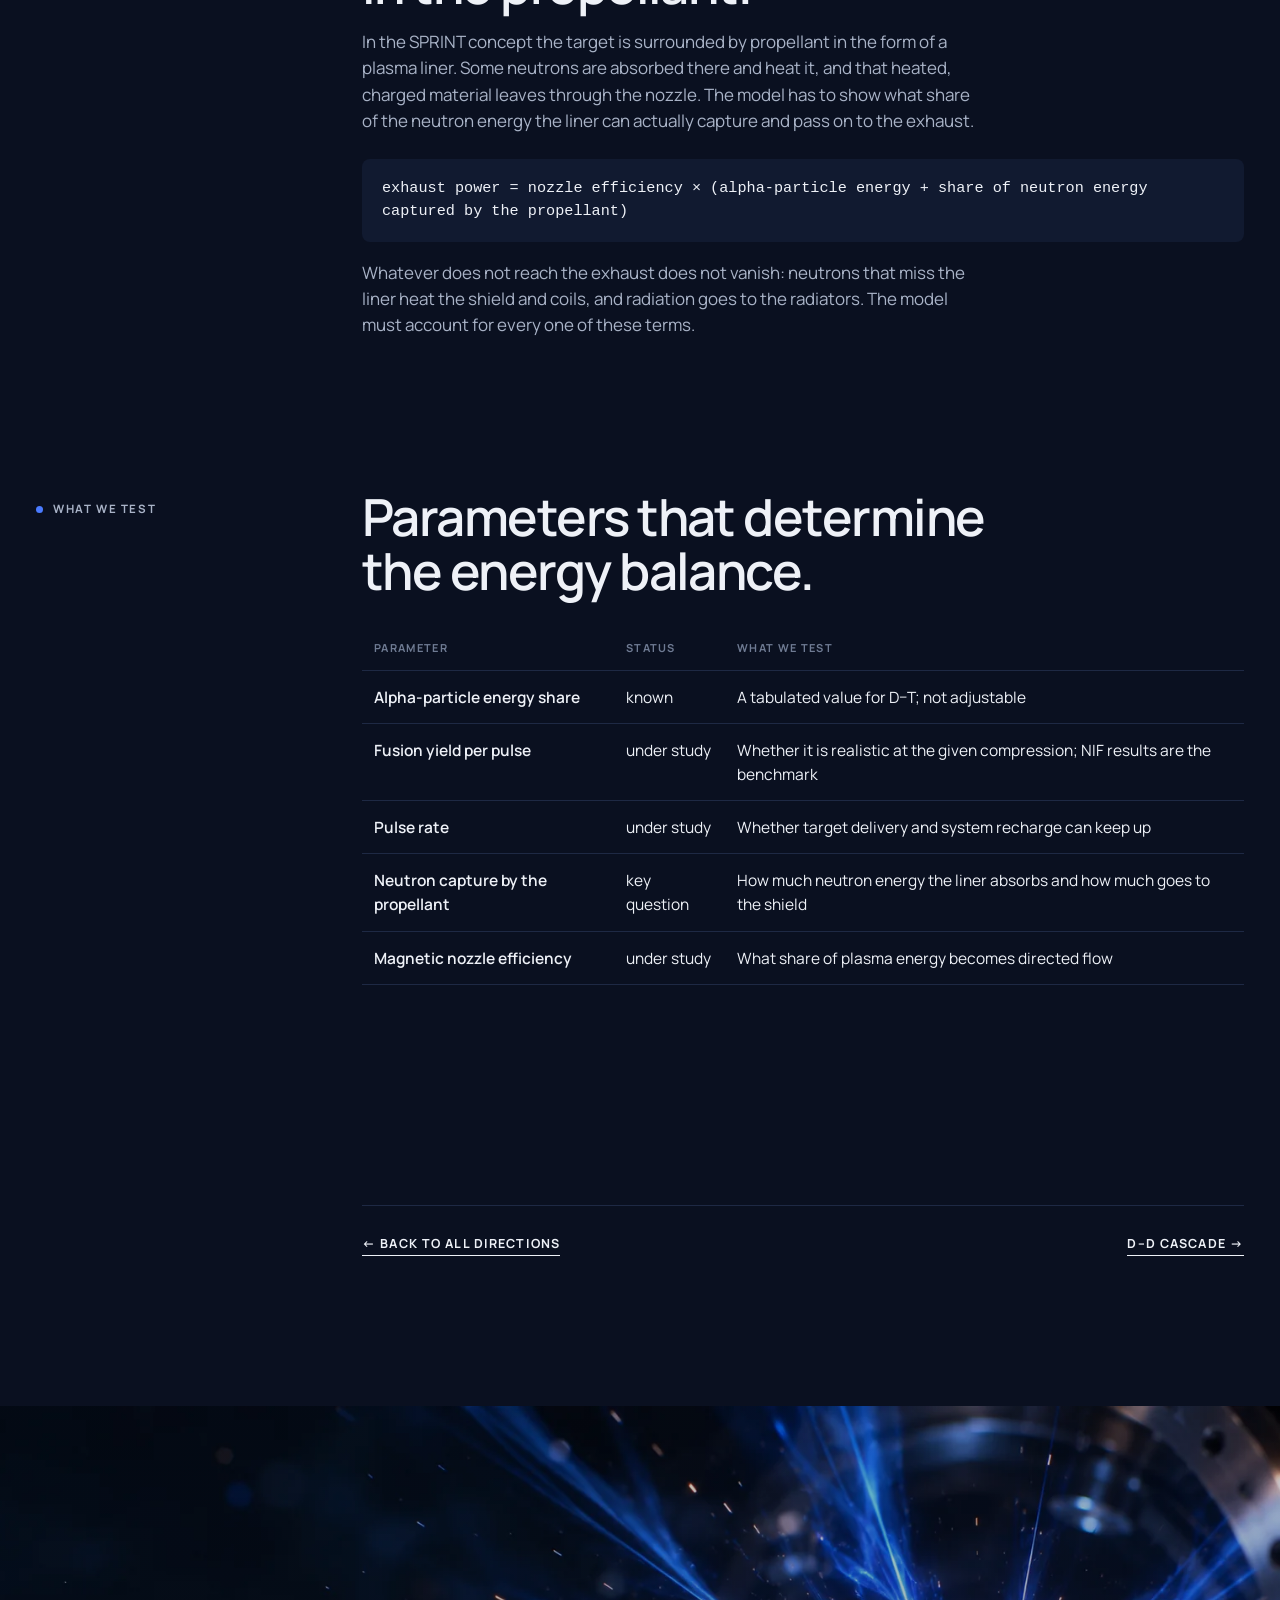
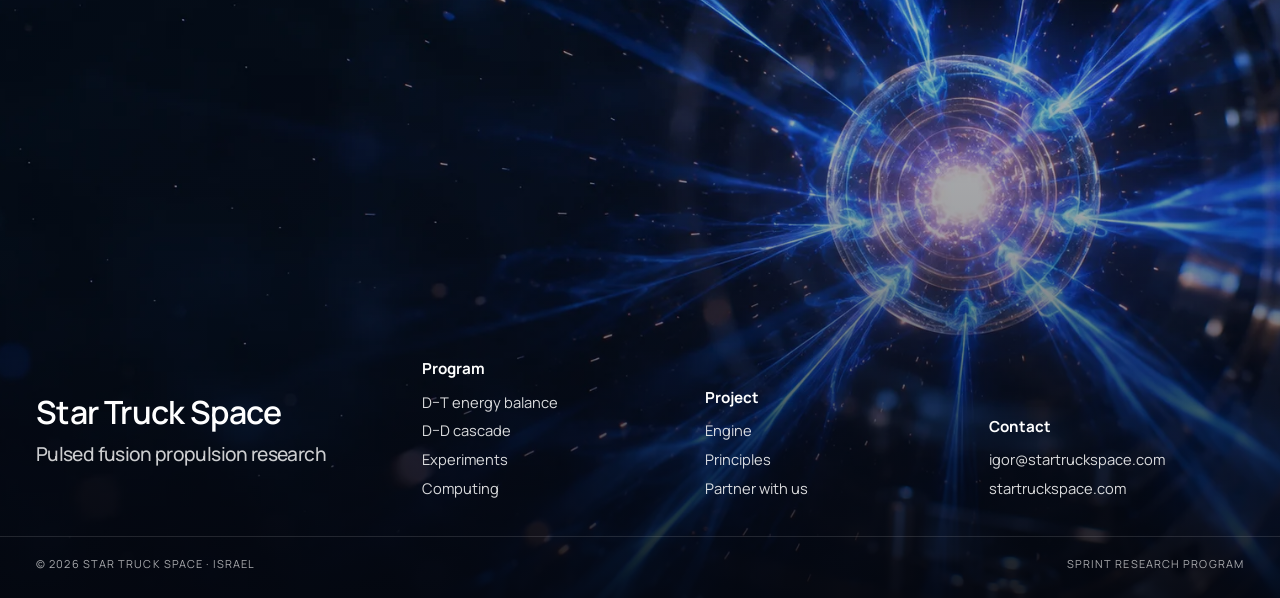
<file: dt.html>
<!doctype html>
<html lang="en">
<head>
<meta charset="utf-8">
<meta name="viewport" content="width=device-width, initial-scale=1">
<title>D–T energy balance — SPRINT</title>
<meta name="description" content="Why most D–T fusion energy goes into neutrons and how the SPRINT model tests transferring that energy to the exhaust.">
<link rel="icon" href="data:image/svg+xml,%3Csvg xmlns='http://www.w3.org/2000/svg' viewBox='0 0 26 26'%3E%3Crect width='26' height='26' rx='6' fill='%2304070F'/%3E%3Ccircle cx='13' cy='13' r='6.5' fill='none' stroke='%233B6CF6' stroke-width='2'/%3E%3Ccircle cx='13' cy='13' r='2.6' fill='white'/%3E%3C/svg%3E">
<link rel="preconnect" href="https://fonts.googleapis.com"><link rel="preconnect" href="https://fonts.gstatic.com" crossorigin><link href="https://fonts.googleapis.com/css2?family=Manrope:wght@400;500;600;700&family=Oswald:wght@600;700&display=swap" rel="stylesheet">
<link rel="stylesheet" href="assets/css/site.css">
</head>
<body>
<a class="skip" href="#main">Skip to content</a>
<header class="site-header">
  <a class="logo" href="index.html" aria-label="Star Truck Space home"><svg viewBox="0 0 26 26" aria-hidden="true"><circle cx="13" cy="13" r="11.5" fill="none" stroke="currentColor" stroke-opacity=".4" stroke-width="1.6"/><circle cx="13" cy="13" r="6.5" fill="none" stroke="#3B6CF6" stroke-width="2"/><circle cx="13" cy="13" r="2.6" fill="currentColor"/></svg>Star Truck space</a>
  <nav class="nav" aria-label="Main navigation">
    <a class="nav__link" href="index.html#program">Program</a>
    <a class="nav__link" href="index.html#engine">Engine</a>
    <a class="nav__link" href="index.html#principles">Principles</a>
    <a class="btn btn--white" href="index.html#contact">Contact</a>
  </nav>
</header>
<section class="cover" data-parallax style="--pos:50% 50%;--pos-m:80% 50%">
  <div class="cover__frame">
    <div class="cover__media"><img src="assets/img/dt.webp" alt="" fetchpriority="high"></div>
    <div class="cover__shade"></div>
  </div>
  <p class="cover__note">Concept illustration of the engine</p>
  <div class="cover__body">
    <a class="back" href="index.html#program"><span aria-hidden="true">←</span> All directions</a>
    <p class="eyebrow">SPRINT · 01</p>
    <h1>D–T energy balance</h1>
    <p class="sub">Neutrons carry most of the reaction energy. Recovering it as thrust is the central problem of this workstream.</p>
  </div>
  <span class="scroll-cue" aria-hidden="true"></span>
</section>

<main id="main">
  <section class="section">
    <div class="grid">
      <p class="label">Established physics</p>
      <div class="prose">
        <h2 class="h2 reveal">Neutrons carry most of the D–T fusion energy.</h2>
        <p>Deuterium–tritium fusion produces a helium nucleus (an alpha particle) and a neutron. About one fifth of the energy goes to the alpha particle and the rest to the neutron. This is textbook physics, not an assumption.</p>
        <p>A magnetic nozzle can only steer charged particles. The neutron has no charge and passes straight through the field. So if only charged products feed the exhaust, the engine uses just a small part of the fusion energy.</p>
      </div>
    </div>
  </section>
  <section class="section" style="padding-top:0">
    <div class="grid">
      <p class="label">The model question</p>
      <div class="prose">
        <h2 class="h2 reveal">Recovering neutron energy in the propellant.</h2>
        <p>In the SPRINT concept the target is surrounded by propellant in the form of a plasma liner. Some neutrons are absorbed there and heat it, and that heated, charged material leaves through the nozzle. The model has to show what share of the neutron energy the liner can actually capture and pass on to the exhaust.</p>
        <div class="formula">exhaust power = nozzle efficiency × (alpha-particle energy + share of neutron energy captured by the propellant)</div>
        <p>Whatever does not reach the exhaust does not vanish: neutrons that miss the liner heat the shield and coils, and radiation goes to the radiators. The model must account for every one of these terms.</p>
      </div>
    </div>
  </section>
  <section class="section" style="padding-top:0">
    <div class="grid">
      <p class="label">What we test</p>
      <div class="prose">
        <h2 class="h2 reveal">Parameters that determine the energy balance.</h2>
        <div class="table-wrap"><table class="table">
          <tr><th>Parameter</th><th>Status</th><th>What we test</th></tr>
          <tr><td>Alpha-particle energy share</td><td>known</td><td>A tabulated value for D–T; not adjustable</td></tr>
          <tr><td>Fusion yield per pulse</td><td>under study</td><td>Whether it is realistic at the given compression; NIF results are the benchmark</td></tr>
          <tr><td>Pulse rate</td><td>under study</td><td>Whether target delivery and system recharge can keep up</td></tr>
          <tr><td>Neutron capture by the propellant</td><td>key question</td><td>How much neutron energy the liner absorbs and how much goes to the shield</td></tr>
          <tr><td>Magnetic nozzle efficiency</td><td>under study</td><td>What share of plasma energy becomes directed flow</td></tr>
        </table></div>
      </div>
    </div>
  </section>

  <section class="section" style="padding-top:0"><div class="grid"><span></span><div><div class="next"><a class="link" href="index.html#program">← Back to all directions</a><a class="link" href="dd.html">D–D cascade →</a></div></div></div></section>
</main>
<footer class="footer">
  <div class="footer__media" aria-hidden="true"><img src="assets/img/dd.webp" alt="" loading="lazy"></div>
  <div class="footer__inner">
    <p class="footer__claim">Star Truck Space<br><span style="font-size:.6em;font-weight:500;opacity:.8">Pulsed fusion propulsion research</span></p>
    <div><h4>Program</h4><ul><li><a href="dt.html">D–T energy balance</a></li><li><a href="dd.html">D–D cascade</a></li><li><a href="experiments.html">Experiments</a></li><li><a href="computing.html">Computing</a></li></ul></div>
    <div><h4>Project</h4><ul><li><a href="index.html#engine">Engine</a></li><li><a href="index.html#principles">Principles</a></li><li><a href="index.html#contact">Partner with us</a></li></ul></div>
    <div><h4>Contact</h4><ul><li><a href="mailto:igor@startruckspace.com">igor@startruckspace.com</a></li><li><a href="https://startruckspace.com">startruckspace.com</a></li></ul></div>
  </div>
  <div class="footer__base"><span>© 2026 Star Truck Space · Israel</span><span>SPRINT research program</span></div>
</footer>
<script src="assets/js/site.js"></script>
</body>
</html>
</file>
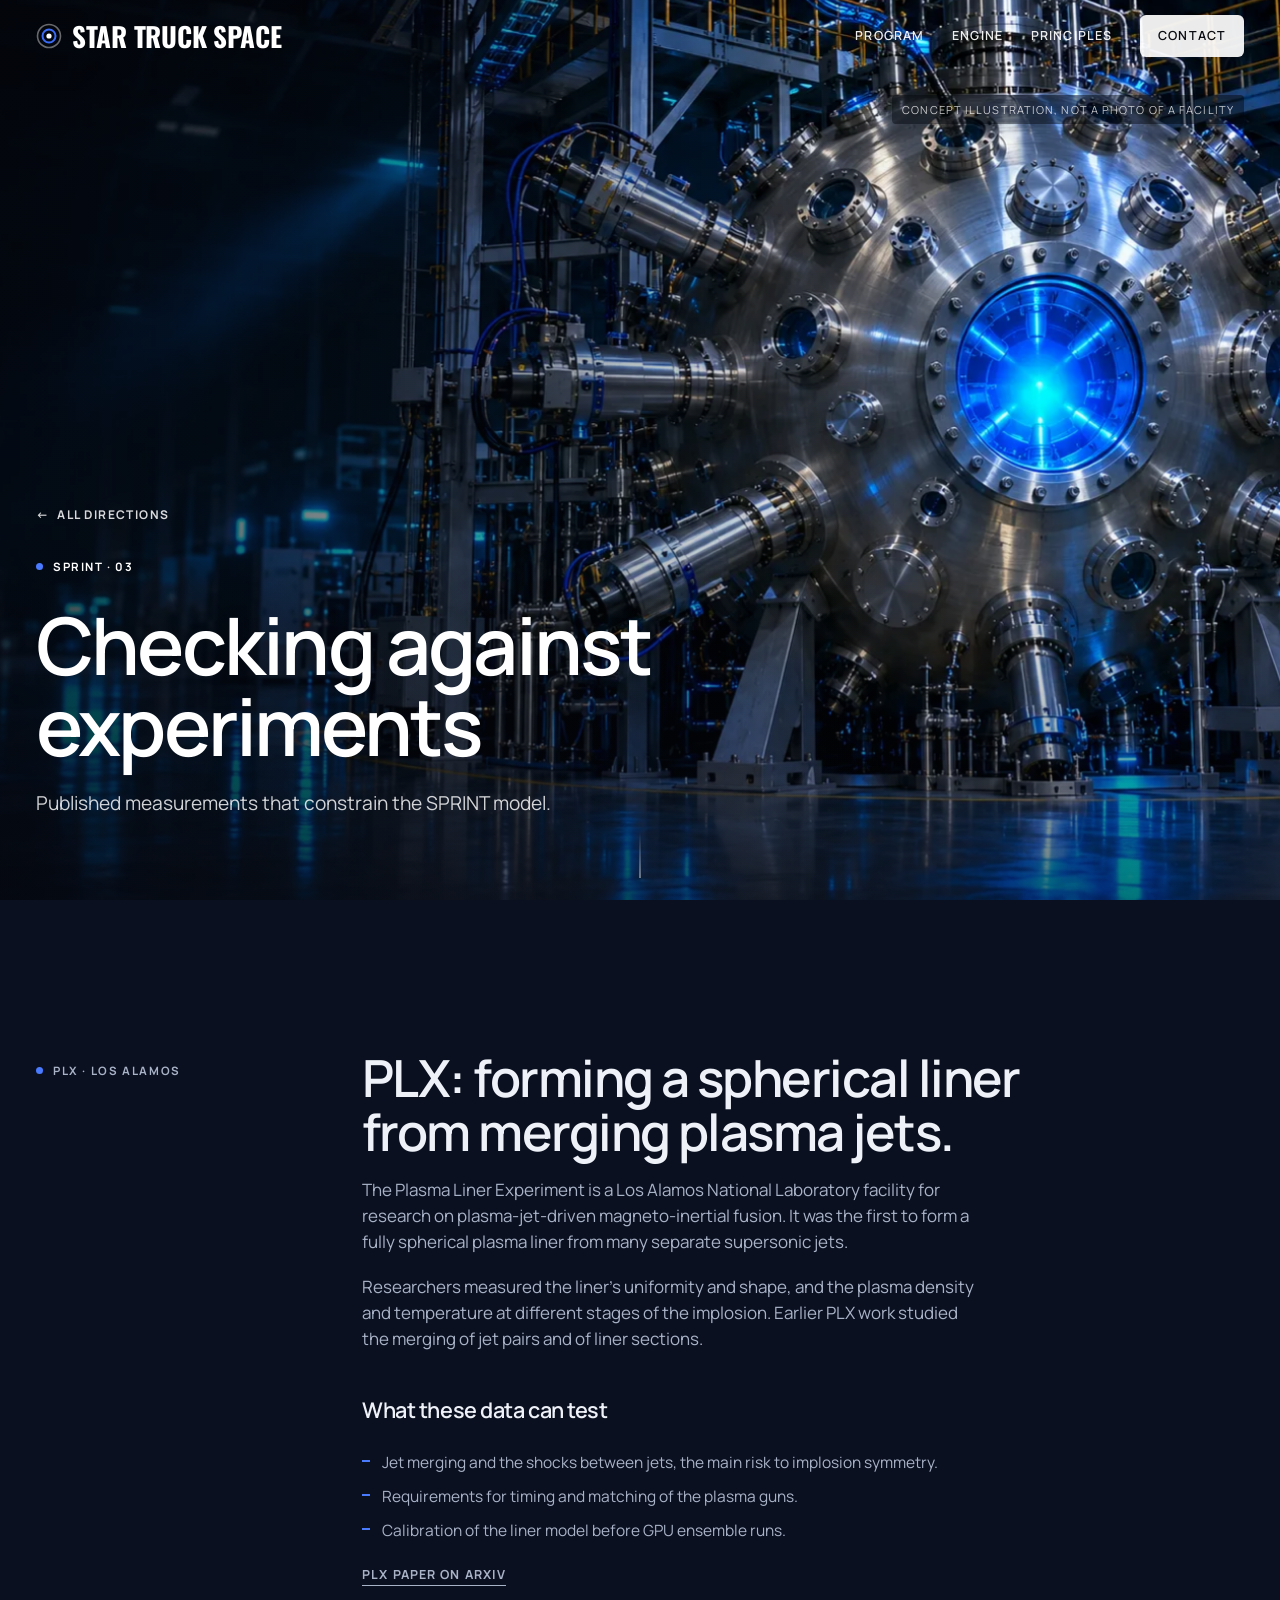
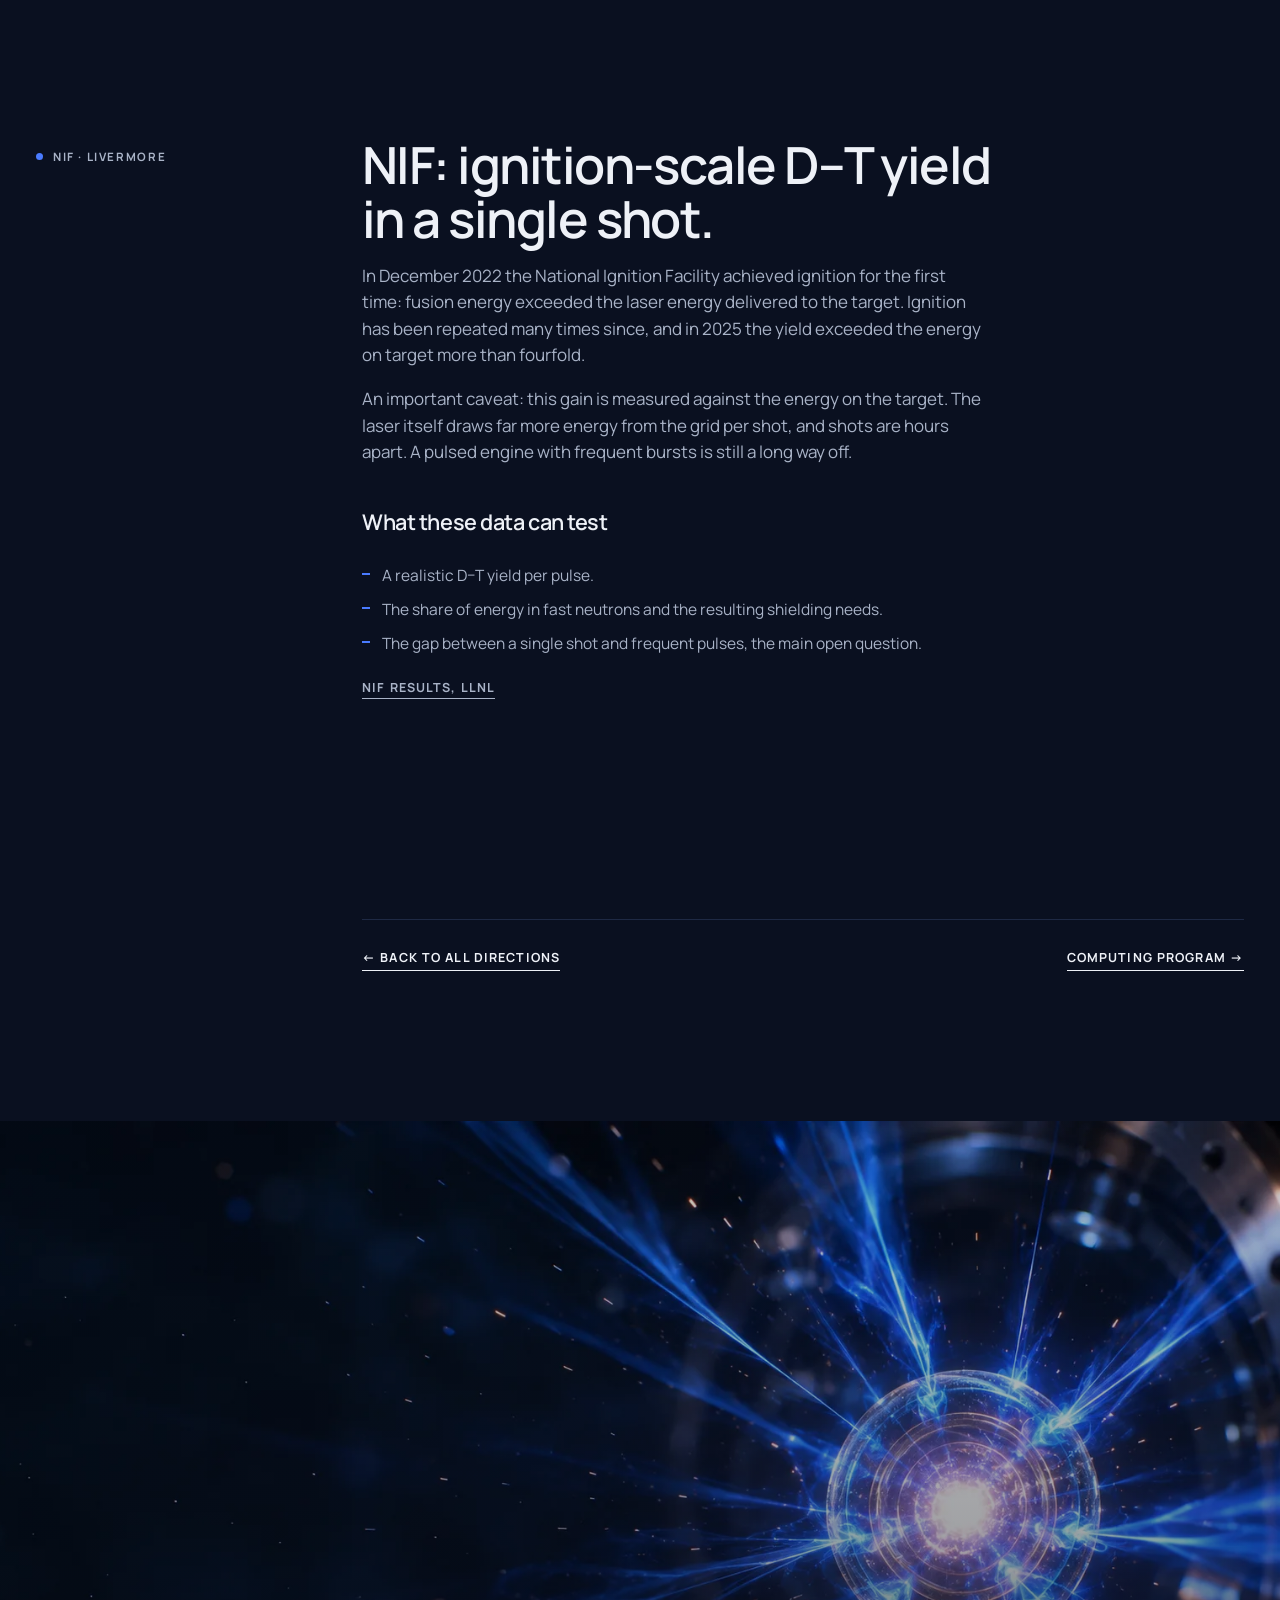
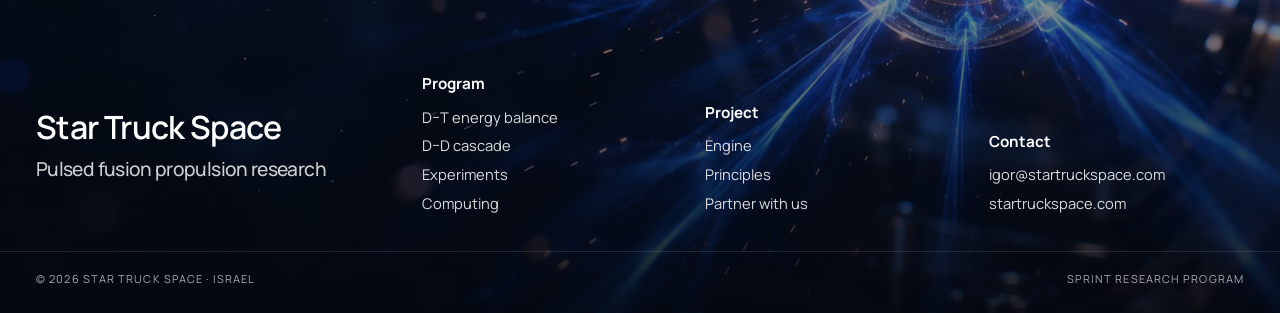
<file: experiments.html>
<!doctype html>
<html lang="en">
<head>
<meta charset="utf-8">
<meta name="viewport" content="width=device-width, initial-scale=1">
<title>Checking against experiments — SPRINT</title>
<meta name="description" content="What the PLX and NIF facilities measured and which parts of the SPRINT model those data can test.">
<link rel="icon" href="data:image/svg+xml,%3Csvg xmlns='http://www.w3.org/2000/svg' viewBox='0 0 26 26'%3E%3Crect width='26' height='26' rx='6' fill='%2304070F'/%3E%3Ccircle cx='13' cy='13' r='6.5' fill='none' stroke='%233B6CF6' stroke-width='2'/%3E%3Ccircle cx='13' cy='13' r='2.6' fill='white'/%3E%3C/svg%3E">
<link rel="preconnect" href="https://fonts.googleapis.com"><link rel="preconnect" href="https://fonts.gstatic.com" crossorigin><link href="https://fonts.googleapis.com/css2?family=Manrope:wght@400;500;600;700&family=Oswald:wght@600;700&display=swap" rel="stylesheet">
<link rel="stylesheet" href="assets/css/site.css">
</head>
<body>
<a class="skip" href="#main">Skip to content</a>
<header class="site-header">
  <a class="logo" href="index.html" aria-label="Star Truck Space home"><svg viewBox="0 0 26 26" aria-hidden="true"><circle cx="13" cy="13" r="11.5" fill="none" stroke="currentColor" stroke-opacity=".4" stroke-width="1.6"/><circle cx="13" cy="13" r="6.5" fill="none" stroke="#3B6CF6" stroke-width="2"/><circle cx="13" cy="13" r="2.6" fill="currentColor"/></svg>Star Truck space</a>
  <nav class="nav" aria-label="Main navigation">
    <a class="nav__link" href="index.html#program">Program</a>
    <a class="nav__link" href="index.html#engine">Engine</a>
    <a class="nav__link" href="index.html#principles">Principles</a>
    <a class="btn btn--white" href="index.html#contact">Contact</a>
  </nav>
</header>
<section class="cover" data-parallax style="--pos:50% 50%;--pos-m:76% 45%">
  <div class="cover__frame">
    <div class="cover__media"><img src="assets/img/experiments.webp" alt="" fetchpriority="high"></div>
    <div class="cover__shade"></div>
  </div>
  <p class="cover__note">Concept illustration, not a photo of a facility</p>
  <div class="cover__body">
    <a class="back" href="index.html#program"><span aria-hidden="true">←</span> All directions</a>
    <p class="eyebrow">SPRINT · 03</p>
    <h1>Checking against experiments</h1>
    <p class="sub">Published measurements that constrain the SPRINT model.</p>
  </div>
  <span class="scroll-cue" aria-hidden="true"></span>
</section>

<main id="main">
  <section class="section" id="plx">
    <div class="grid">
      <p class="label">PLX · Los Alamos</p>
      <div class="prose">
        <h2 class="h2 reveal">PLX: forming a spherical liner from merging plasma jets.</h2>
        <p>The Plasma Liner Experiment is a Los Alamos National Laboratory facility for research on plasma-jet-driven magneto-inertial fusion. It was the first to form a fully spherical plasma liner from many separate supersonic jets.</p>
        <p>Researchers measured the liner’s uniformity and shape, and the plasma density and temperature at different stages of the implosion. Earlier PLX work studied the merging of jet pairs and of liner sections.</p>
        <h3>What these data can test</h3>
        <ul class="notes">
          <li>Jet merging and the shocks between jets, the main risk to implosion symmetry.</li>
          <li>Requirements for timing and matching of the plasma guns.</li>
          <li>Calibration of the liner model before GPU ensemble runs.</li>
        </ul>
        <p><a class="link" href="https://arxiv.org/abs/2401.11066" target="_blank" rel="noopener">PLX paper on arXiv</a></p>
      </div>
    </div>
  </section>
  <section class="section" id="nif" style="padding-top:0">
    <div class="grid">
      <p class="label">NIF · Livermore</p>
      <div class="prose">
        <h2 class="h2 reveal">NIF: ignition-scale D–T yield in a single shot.</h2>
        <p>In December 2022 the National Ignition Facility achieved ignition for the first time: fusion energy exceeded the laser energy delivered to the target. Ignition has been repeated many times since, and in 2025 the yield exceeded the energy on target more than fourfold.</p>
        <p>An important caveat: this gain is measured against the energy on the target. The laser itself draws far more energy from the grid per shot, and shots are hours apart. A pulsed engine with frequent bursts is still a long way off.</p>
        <h3>What these data can test</h3>
        <ul class="notes">
          <li>A realistic D–T yield per pulse.</li>
          <li>The share of energy in fast neutrons and the resulting shielding needs.</li>
          <li>The gap between a single shot and frequent pulses, the main open question.</li>
        </ul>
        <p><a class="link" href="https://lasers.llnl.gov/science/icf/how-icf-works" target="_blank" rel="noopener">NIF results, LLNL</a></p>
      </div>
    </div>
  </section>

  <section class="section" style="padding-top:0"><div class="grid"><span></span><div><div class="next"><a class="link" href="index.html#program">← Back to all directions</a><a class="link" href="computing.html">Computing program →</a></div></div></div></section>
</main>
<footer class="footer">
  <div class="footer__media" aria-hidden="true"><img src="assets/img/dd.webp" alt="" loading="lazy"></div>
  <div class="footer__inner">
    <p class="footer__claim">Star Truck Space<br><span style="font-size:.6em;font-weight:500;opacity:.8">Pulsed fusion propulsion research</span></p>
    <div><h4>Program</h4><ul><li><a href="dt.html">D–T energy balance</a></li><li><a href="dd.html">D–D cascade</a></li><li><a href="experiments.html">Experiments</a></li><li><a href="computing.html">Computing</a></li></ul></div>
    <div><h4>Project</h4><ul><li><a href="index.html#engine">Engine</a></li><li><a href="index.html#principles">Principles</a></li><li><a href="index.html#contact">Partner with us</a></li></ul></div>
    <div><h4>Contact</h4><ul><li><a href="mailto:igor@startruckspace.com">igor@startruckspace.com</a></li><li><a href="https://startruckspace.com">startruckspace.com</a></li></ul></div>
  </div>
  <div class="footer__base"><span>© 2026 Star Truck Space · Israel</span><span>SPRINT research program</span></div>
</footer>
<script src="assets/js/site.js"></script>
</body>
</html>
</file>
<file: assets/css/site.css>
/* Star Truck Space — SPRINT. Dark covers, light lists, blue accent. */
:root{
  --paper:#0A1020; --paper-2:#111A30; --ink:#EEF1F7; --ink-2:#A9B3C7; --muted:#6F7B93;
  --line:#1E2944; --blue:#4A7BFF; --lav-1:#0A1020; --lav-2:#14245A; --dark:#0B0D12;
  --night:#04070F; --white:#FFFFFF;
  --head-h:72px; --pad:clamp(18px,3.4vw,36px);
  --display:"Manrope","Helvetica Neue",Arial,sans-serif;
  --logo:"Oswald","Arial Narrow","Helvetica Neue",Arial,sans-serif;
}
*,*::before,*::after{box-sizing:border-box}
html{scroll-behavior:smooth}
body{margin:0;background:var(--paper);color:var(--ink);font-family:var(--display);font-size:17px;line-height:1.55;-webkit-font-smoothing:antialiased;text-rendering:optimizeLegibility}
img{display:block;max-width:100%}
a{color:inherit}
:focus-visible{outline:2px solid var(--blue);outline-offset:3px;border-radius:4px}
.skip{position:absolute;left:-9999px;top:8px;z-index:100;background:var(--white);color:var(--dark);padding:10px 14px;border-radius:6px}
.skip:focus{left:8px}

/* ---------- шапка ---------- */
.site-header{position:fixed;inset:0 0 auto;z-index:50;height:var(--head-h);display:flex;align-items:center;justify-content:space-between;gap:24px;padding:0 var(--pad);color:var(--white);transition:background .35s,color .35s,box-shadow .35s}
.site-header.is-light{background:rgba(10,16,32,.82);backdrop-filter:blur(14px);-webkit-backdrop-filter:blur(14px);color:var(--white);box-shadow:0 1px 0 rgba(255,255,255,.06)}
.logo{display:flex;align-items:center;gap:10px;text-decoration:none;font-family:var(--logo);font-weight:700;font-size:27px;letter-spacing:-.01em;line-height:1;text-transform:uppercase;white-space:nowrap}
.logo svg{width:26px;height:26px;flex:none}
.logo small{font-family:var(--display);font-size:10px;font-weight:600;letter-spacing:.14em;opacity:.65;margin-left:2px;align-self:flex-start;margin-top:2px}
.nav{display:flex;align-items:center;gap:28px}
.nav a{text-decoration:none;font-size:12.5px;font-weight:600;letter-spacing:.09em;text-transform:uppercase;opacity:.92}
.nav a:hover{opacity:1;text-decoration:underline;text-underline-offset:5px}
.btn{display:inline-flex;align-items:center;gap:10px;padding:11px 18px;border-radius:6px;font-size:12.5px;font-weight:700;letter-spacing:.09em;text-transform:uppercase;text-decoration:none;border:0;cursor:pointer;transition:background .25s,color .25s,transform .25s}
.btn--white{background:var(--white);color:var(--dark)}
.site-header.is-light .btn--white{background:var(--blue);color:var(--white)}
.btn--dark{background:var(--blue);color:var(--white)}
.btn--ghost{background:rgba(255,255,255,.14);color:var(--white);backdrop-filter:blur(6px);border:1px solid rgba(255,255,255,.3)}
.btn:hover{transform:translateY(-1px)}
.btn .arr{transition:transform .25s}
.btn:hover .arr{transform:translateX(3px)}
@media (max-width:860px){.nav .nav__link{display:none}.logo{font-size:22px}}

/* ---------- обложка ---------- */
.cover{position:relative;height:100vh;height:100svh;min-height:560px;overflow:hidden;background:var(--paper);color:var(--white);isolation:isolate}
.cover__frame{position:absolute;inset:0;overflow:hidden;clip-path:inset(0 calc(var(--shrink,0)*var(--pad)) calc(var(--shrink,0)*var(--pad)) calc(var(--shrink,0)*var(--pad)) round 0 0 calc(var(--shrink,0)*16px) calc(var(--shrink,0)*16px));background:var(--night);will-change:clip-path}
.cover__media{position:absolute;inset:-28px -36px;will-change:transform;transform:translate3d(0,0,0)}
.cover__media img{width:100%;height:100%;object-fit:cover;object-position:var(--pos,50% 50%);transform:scale(calc(1 + var(--shrink,0)*.06));transform-origin:50% 40%}
.cover__shade{position:absolute;inset:0;pointer-events:none;background:linear-gradient(90deg,rgba(4,7,15,.72) 0%,rgba(4,7,15,.35) 42%,rgba(4,7,15,0) 70%),linear-gradient(0deg,rgba(4,7,15,.55) 0%,rgba(4,7,15,0) 38%)}
.cover__body{opacity:calc(1 - var(--shrink,0)*1.5);position:absolute;left:var(--pad);right:var(--pad);bottom:clamp(40px,9vh,96px);max-width:960px;z-index:2}
.eyebrow{display:inline-flex;align-items:center;gap:10px;font-size:11.5px;font-weight:700;letter-spacing:.14em;text-transform:uppercase}
.eyebrow::before{content:"";width:7px;height:7px;border-radius:50%;background:var(--blue);flex:none}
.cover h1{margin:18px 0 0;font-family:var(--display);font-weight:600;font-size:clamp(2.4rem,6.2vw,5.6rem);line-height:1.02;letter-spacing:-.035em;max-width:14ch}
.cover .sub{margin:22px 0 0;font-size:clamp(1rem,1.5vw,1.2rem);max-width:46ch;color:rgba(255,255,255,.82)}
.cover__meta{position:absolute;right:var(--pad);bottom:clamp(40px,9vh,96px);z-index:2;font-size:11.5px;letter-spacing:.12em;text-transform:uppercase;color:rgba(255,255,255,.7);text-align:right}
.cover__note{position:absolute;right:var(--pad);top:calc(var(--head-h) + 12px);z-index:2;font-size:11px;letter-spacing:.1em;text-transform:uppercase;color:rgba(255,255,255,.75);background:rgba(4,7,15,.45);padding:6px 10px;border-radius:4px}
.back{display:flex;width:fit-content;align-items:center;gap:8px;margin-bottom:22px;font-size:12px;font-weight:700;letter-spacing:.12em;text-transform:uppercase;text-decoration:none;color:rgba(255,255,255,.85)}
.back:hover{color:var(--white)}
.scroll-cue{position:absolute;left:50%;bottom:22px;z-index:2;width:1px;height:46px;background:linear-gradient(rgba(255,255,255,0),rgba(255,255,255,.8));transform:translateX(-50%)}
@media (max-width:760px){
  .cover__media img{object-position:var(--pos-m,var(--pos,50% 50%))}
  .cover__shade{background:linear-gradient(0deg,rgba(4,7,15,.86) 0%,rgba(4,7,15,.4) 45%,rgba(4,7,15,.1) 75%)}
  .cover__meta{display:none}
}

/* ---------- сетка разделов (как Open Roles) ---------- */
.section{padding:clamp(80px,12vw,150px) var(--pad)}
.grid{display:grid;grid-template-columns:minmax(160px,1fr) 3fr;gap:32px}
.label{font-size:11.5px;font-weight:700;letter-spacing:.14em;text-transform:uppercase;color:var(--ink-2);display:flex;align-items:center;gap:10px;height:fit-content;position:sticky;top:calc(var(--head-h) + 24px)}
.label::before{content:"";width:7px;height:7px;border-radius:50%;background:var(--blue);flex:none}
.h2{margin:0;font-weight:600;font-size:clamp(2rem,4vw,3.3rem);line-height:1.06;letter-spacing:-.03em;max-width:20ch}
.lead{margin:20px 0 0;font-size:1.06rem;color:var(--ink-2);max-width:56ch}
@media (max-width:760px){.grid{grid-template-columns:1fr;gap:20px}.label{position:static}}

/* список направлений */
.rows{list-style:none;margin:48px 0 0;padding:0;border-top:1px solid var(--line)}
.row{border-bottom:1px solid var(--line)}
.row a{display:grid;grid-template-columns:48px 1fr auto;align-items:center;gap:20px;padding:30px 0;text-decoration:none;transition:padding .35s}
.row__n{font-size:12px;color:var(--muted);letter-spacing:.08em}
.row__t{font-size:clamp(1.3rem,2.3vw,1.85rem);font-weight:600;letter-spacing:-.02em;line-height:1.15}
.row__s{display:block;margin-top:6px;font-size:.97rem;color:var(--ink-2);font-weight:500;letter-spacing:0}
.row__tag{display:block;margin-top:10px;font-size:11px;font-weight:700;letter-spacing:.12em;text-transform:uppercase;color:var(--muted)}
.row__more{display:inline-flex;align-items:center;gap:8px;padding:10px 16px;border-radius:6px;background:var(--paper-2);box-shadow:inset 0 0 0 1px var(--line);font-size:12px;font-weight:700;letter-spacing:.1em;text-transform:uppercase;white-space:nowrap;transition:background .25s,color .25s}
.row a:hover .row__more,.row a:focus-visible .row__more{background:var(--blue);color:var(--white)}
.row a:hover{padding-left:10px}
@media (max-width:640px){.row a{grid-template-columns:1fr;gap:12px}.row__n{display:none}}

/* превью-изображение у курсора */
.preview{position:fixed;left:0;top:0;width:300px;height:190px;border-radius:10px;overflow:hidden;pointer-events:none;z-index:40;opacity:0;transform:translate3d(-50%,-50%,0) scale(.85);transition:opacity .3s,transform .3s;box-shadow:0 20px 50px rgba(4,7,15,.28)}
.preview.on{opacity:1}
.preview img{position:absolute;inset:0;width:100%;height:100%;object-fit:cover;opacity:0;transform:scale(1.08);transition:opacity .45s,transform .9s}
.preview img.on{opacity:1;transform:scale(1)}

/* ---------- двигатель ---------- */
.engine{padding:0 var(--pad) clamp(80px,12vw,150px)}
.engine__card{position:relative;margin:0 auto;width:calc(100% - var(--inset,0)*2*16%);border-radius:14px;overflow:hidden;aspect-ratio:16/8.4;background:var(--night);min-height:340px}
.engine__card img{position:absolute;inset:0;width:100%;height:100%;object-fit:cover;object-position:50% 45%;transform:scale(calc(1.12 - var(--grow,0)*.12))}
.engine__card figcaption{position:absolute;left:24px;bottom:20px;color:rgba(255,255,255,.8);font-size:11px;letter-spacing:.12em;text-transform:uppercase}
.engine__body{margin-top:clamp(48px,7vw,80px)}
.switch{display:inline-flex;margin-top:30px;padding:4px;border-radius:8px;background:var(--paper-2)}
.switch button{border:0;background:transparent;font:inherit;font-size:13px;font-weight:700;letter-spacing:.08em;padding:10px 18px;border-radius:6px;cursor:pointer;color:var(--ink-2)}
.switch button[aria-pressed="true"]{background:var(--blue);color:var(--white)}
.stats{display:grid;grid-template-columns:repeat(4,1fr);gap:1px;background:var(--line);border:1px solid var(--line);border-radius:10px;overflow:hidden;margin-top:24px}
.stat{background:var(--paper);padding:24px 22px;min-height:150px}
.stat b{display:block;font-size:clamp(1.6rem,2.8vw,2.3rem);font-weight:600;letter-spacing:-.03em;line-height:1.05}
.stat span{display:block;margin-top:10px;font-size:.9rem;color:var(--ink-2)}
.stat em{display:block;margin-top:8px;font-style:normal;font-size:11px;font-weight:700;letter-spacing:.1em;text-transform:uppercase;color:var(--blue)}
@media (max-width:900px){.stats{grid-template-columns:1fr 1fr}}
@media (max-width:480px){.stats{grid-template-columns:1fr}}
.notes{margin:24px 0 0;padding:0;list-style:none;display:grid;gap:10px}
.notes li{position:relative;padding-left:20px;color:var(--ink-2);font-size:.97rem}
.notes li::before{content:"";position:absolute;left:0;top:.62em;width:8px;height:2px;background:var(--blue)}
.actions{display:flex;flex-wrap:wrap;gap:12px;margin-top:32px;align-items:center}
.link{font-size:12.5px;font-weight:700;letter-spacing:.09em;text-transform:uppercase;text-decoration:none;border-bottom:1px solid currentColor;padding-bottom:2px}
.link:hover{color:var(--blue)}

/* ---------- Values ---------- */
.values{background:linear-gradient(180deg,var(--lav-1) 0%,var(--lav-2) 32%,var(--lav-2) 100%);padding:clamp(100px,14vw,180px) var(--pad) clamp(80px,12vw,150px)}
.values .h2{max-width:22ch}
.cards{display:grid;grid-template-columns:1.75fr 1fr 1fr 1fr;gap:18px;margin-top:56px;align-items:start}
.card{background:var(--paper);border-radius:8px;padding:22px;min-height:250px;display:flex;flex-direction:column;justify-content:space-between;gap:24px}
.card:first-child{min-height:440px}
.card h3{margin:0;font-size:1.35rem;font-weight:600;letter-spacing:-.02em;line-height:1.15}
.card p{margin:0;color:var(--ink-2);font-size:.97rem}
@media (max-width:1000px){.cards{grid-template-columns:1fr 1fr}.card:first-child{min-height:300px}}
@media (max-width:560px){.cards{grid-template-columns:1fr}.card,.card:first-child{min-height:0}}

/* ---------- Life (нумерованные строки) ---------- */
.life{display:grid;grid-template-columns:1fr 1.15fr;gap:40px;padding:clamp(80px,12vw,150px) var(--pad)}
.life .h2{font-size:clamp(1.8rem,3vw,2.5rem);max-width:19ch;margin-top:22px}
.life__rows{display:grid;gap:14px}
.life__row{display:grid;grid-template-columns:44px 1fr 1.2fr;gap:18px;background:var(--paper-2);border-radius:8px;padding:24px}
.life__row small{font-size:11px;color:var(--muted);padding-top:6px}
.life__row h3{margin:0;font-size:1.2rem;font-weight:600;letter-spacing:-.015em;line-height:1.2}
.life__row p{margin:0;color:var(--ink-2);font-size:.95rem}
@media (max-width:900px){.life{grid-template-columns:1fr}.life__row{grid-template-columns:36px 1fr}.life__row p{grid-column:2}}

/* ---------- контент подстраниц ---------- */
.prose p{margin:18px 0 0;max-width:62ch;color:var(--ink-2)}
.prose h3{margin:40px 0 0;font-size:1.35rem;font-weight:600;letter-spacing:-.02em}
.facts{margin-top:40px}
.table{width:100%;border-collapse:collapse;margin-top:28px;font-size:.97rem}
.table th,.table td{text-align:left;padding:14px 12px;border-bottom:1px solid var(--line);vertical-align:top}
.table th{font-size:11px;font-weight:700;letter-spacing:.12em;text-transform:uppercase;color:var(--muted)}
.table td:first-child{font-weight:600}
.table-wrap{overflow-x:auto}
.formula{margin-top:24px;padding:18px 20px;border-radius:8px;background:var(--paper-2);font-family:ui-monospace,Menlo,Consolas,monospace;font-size:.95rem;overflow-x:auto}
.calc{margin-top:28px;display:grid;grid-template-columns:1fr 1fr;gap:28px;padding:28px;border-radius:10px;background:var(--white);box-shadow:0 1px 3px rgba(0,0,0,.06)}
.calc label{display:block;font-size:.9rem;font-weight:600;margin-bottom:18px}
.calc output{float:right;font-weight:700;color:var(--blue)}
.calc input[type=range]{width:100%;margin-top:8px;accent-color:var(--blue)}
.gauge{height:14px;border-radius:7px;background:var(--paper-2);overflow:hidden;position:relative;margin-top:10px}
.gauge i{position:absolute;inset:0 auto 0 0;background:var(--blue);border-radius:7px;transition:width .3s}
.gauge b{position:absolute;top:-4px;bottom:-4px;width:2px;background:var(--ink)}
.verdict{margin-top:18px;font-size:1.05rem;font-weight:600}
.verdict.bad{color:#B4401A}.verdict.ok{color:#1F7A45}
@media (max-width:760px){.calc{grid-template-columns:1fr;padding:20px}}
.assume{display:inline-block;margin-left:6px;font-size:11px;font-weight:700;letter-spacing:.08em;text-transform:uppercase;color:var(--blue);vertical-align:middle}
.next{display:flex;justify-content:space-between;gap:18px;flex-wrap:wrap;border-top:1px solid var(--line);margin-top:70px;padding-top:28px}

/* ---------- подвал ---------- */
.footer{position:relative;min-height:88vh;color:var(--white);overflow:hidden;display:flex;flex-direction:column;justify-content:flex-end;background:var(--night)}
.footer__media{position:absolute;inset:0}
.footer__media img{width:100%;height:100%;object-fit:cover;object-position:70% 50%;opacity:.95}
.footer__media::after{content:"";position:absolute;inset:0;background:linear-gradient(0deg,rgba(4,7,15,.92) 0%,rgba(4,7,15,.35) 45%,rgba(4,7,15,.15) 100%)}
.footer__inner{position:relative;padding:var(--pad);display:grid;grid-template-columns:1.4fr 1fr 1fr 1fr;gap:28px;align-items:end}
.footer__claim{font-size:clamp(1.4rem,2.6vw,2rem);font-weight:600;letter-spacing:-.02em;line-height:1.15;max-width:18ch}
.footer h4{margin:0 0 10px;font-size:.95rem}
.footer ul{list-style:none;margin:0;padding:0;display:grid;gap:6px;font-size:.92rem}
.footer ul a{text-decoration:none;opacity:.85}.footer ul a:hover{opacity:1;text-decoration:underline}
.footer__base{position:relative;display:flex;justify-content:space-between;gap:18px;flex-wrap:wrap;padding:18px var(--pad) 26px;font-size:11px;letter-spacing:.1em;text-transform:uppercase;color:rgba(255,255,255,.65);border-top:1px solid rgba(255,255,255,.12)}
@media (max-width:860px){.footer__inner{grid-template-columns:1fr 1fr}.footer__claim{grid-column:1/-1}}

/* ---------- появление при прокрутке ---------- */
.reveal{opacity:0;transform:translate3d(0,26px,0);transition:opacity .8s cubic-bezier(.2,.7,.2,1),transform .8s cubic-bezier(.2,.7,.2,1)}
.reveal.in{opacity:1;transform:none}
.rows .row{opacity:.25;transition:opacity .6s}
.rows .row.in{opacity:1}

@media (prefers-reduced-motion:reduce){
  html{scroll-behavior:auto}
  .reveal,.rows .row{opacity:1;transform:none;transition:none}
  .cover__frame{clip-path:none}
  .cover__media img,.engine__card img{transform:none}
  .preview{display:none}
  .btn,.row a{transition:none}
}
.founder{display:grid;grid-template-columns:140px 1fr;gap:32px;align-items:start}
@media (max-width:560px){.founder{grid-template-columns:1fr;gap:18px}}
.stat b{font-size:clamp(1.3rem,2.2vw,1.8rem)}
@media (max-width:420px){.logo{font-size:18px;gap:8px}.logo svg{width:22px;height:22px}.site-header .btn{padding:9px 12px;font-size:11.5px}}

/* dark theme accents */
#program{background:radial-gradient(120% 70% at 85% 0%,rgba(74,123,255,.12),transparent 60%)}
.engine{background:linear-gradient(180deg,transparent,rgba(20,36,90,.25))}
.values{background:linear-gradient(180deg,var(--paper) 0%,#10204F 35%,#0E1B44 100%)}
.card{background:rgba(10,16,32,.72);border:1px solid rgba(255,255,255,.06)}
.life{background:var(--paper-2)}
.life__row{background:var(--paper)}
#contact{background:radial-gradient(90% 80% at 15% 100%,rgba(74,123,255,.16),transparent 60%)}
.stat em{color:#7FA2FF}
.prose a:not(.btn):not(.link),.notes a,.lead a{color:#8FB0FF}
/* engine video */
.engine__card video{position:absolute;inset:0;width:100%;height:100%;object-fit:cover;opacity:0;transition:opacity .6s ease;transform:scale(calc(1.12 - var(--grow,0)*.12))}
.engine__card.is-video video{opacity:1}
.replay{position:absolute;right:18px;bottom:16px;z-index:2;display:inline-flex;align-items:center;gap:8px;padding:9px 14px;border-radius:6px;border:1px solid rgba(255,255,255,.3);background:rgba(4,7,15,.55);backdrop-filter:blur(6px);-webkit-backdrop-filter:blur(6px);color:#fff;font:inherit;font-size:12px;font-weight:700;letter-spacing:.1em;text-transform:uppercase;cursor:pointer}
.replay:hover{background:rgba(74,123,255,.85);border-color:transparent}
.engine__card figcaption{z-index:2}
@media (prefers-reduced-motion:reduce){.engine__card video{display:none}}
.replay[hidden]{display:none}
</file>
